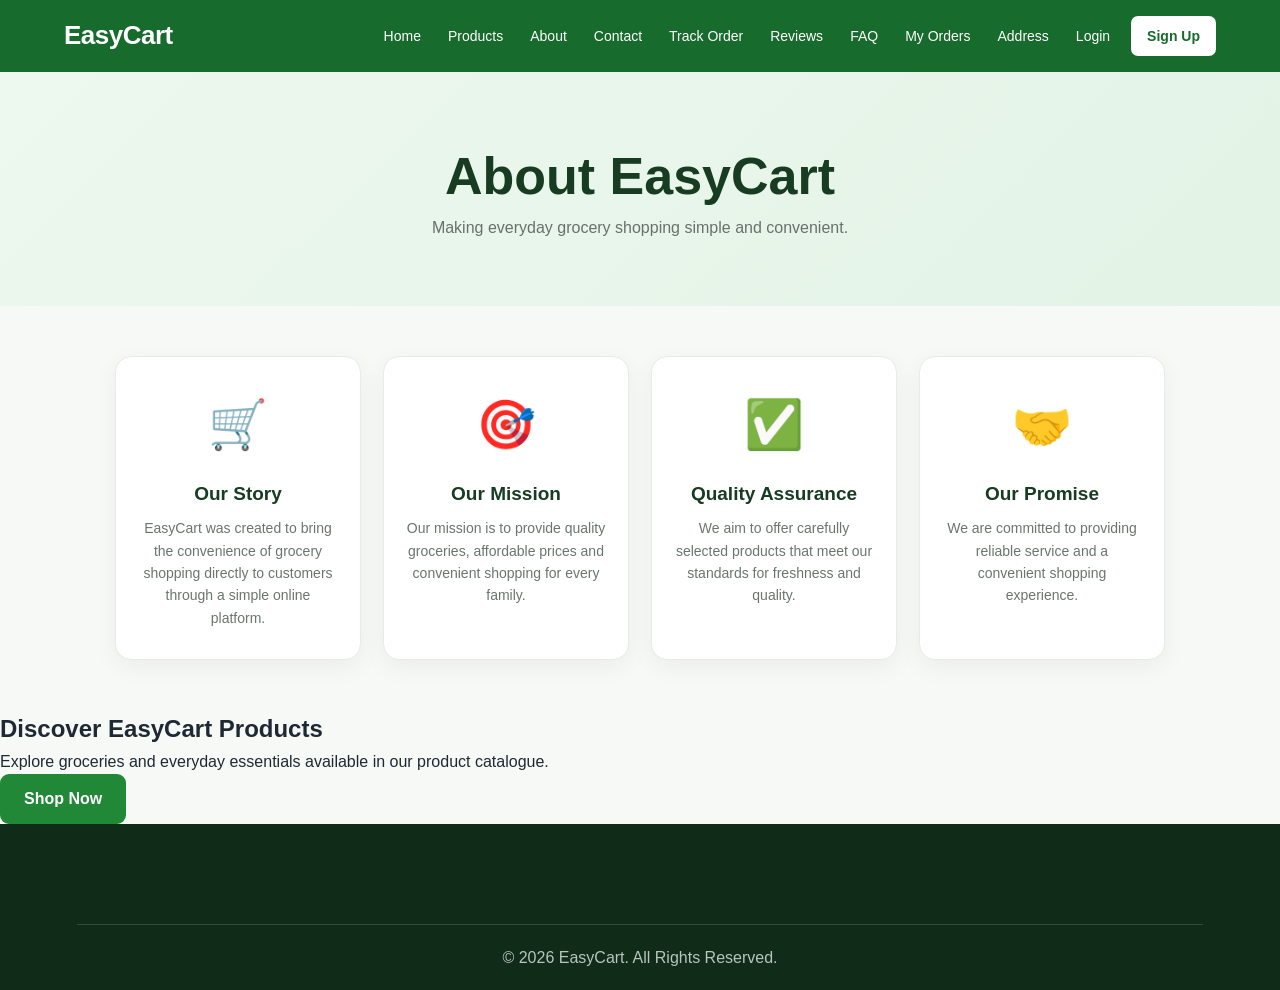
<file: about.html>
<!DOCTYPE html>
<html lang="en">

<head>
    <meta charset="UTF-8">
    <meta name="viewport"
          content="width=device-width, initial-scale=1.0">

    <title>About Us | EasyCart</title>

    <link rel="stylesheet"
          href="style.css">
</head>

<body>

<nav class="navbar">

    <a href="index.html"
       class="brand">
        EasyCart
    </a>

    <button class="menu-toggle"
            onclick="document.querySelector('.nav-links').classList.toggle('show')">
        ☰
    </button>

    <div class="nav-links">

        <a href="index.html">Home</a>
        <a href="products.html">Products</a>
        <a href="about.html">About</a>
        <a href="contact.html">Contact</a>
        <a href="tracking.html">Track Order</a>
        <a href="reviews.html">Reviews</a>
        <a href="faq.html">FAQ</a>
        <a href="my-orders.html">My Orders</a>
        <a href="address.html">Address</a>
        <a href="login.html">Login</a>
        <a href="signup.html"
           class="signup-btn">Sign Up</a>

    </div>

</nav>


<section class="page-header">

    <h1>About EasyCart</h1>

    <p>
        Making everyday grocery shopping
        simple and convenient.
    </p>

</section>


<main class="section-container">

    <div class="feature-grid">

        <article class="feature-card">

            <div class="feature-icon">🛒</div>

            <h3>Our Story</h3>

            <p>
                EasyCart was created to bring the
                convenience of grocery shopping
                directly to customers through a
                simple online platform.
            </p>

        </article>


        <article class="feature-card">

            <div class="feature-icon">🎯</div>

            <h3>Our Mission</h3>

            <p>
                Our mission is to provide quality
                groceries, affordable prices and
                convenient shopping for every family.
            </p>

        </article>


        <article class="feature-card">

            <div class="feature-icon">✅</div>

            <h3>Quality Assurance</h3>

            <p>
                We aim to offer carefully selected
                products that meet our standards
                for freshness and quality.
            </p>

        </article>


        <article class="feature-card">

            <div class="feature-icon">🤝</div>

            <h3>Our Promise</h3>

            <p>
                We are committed to providing
                reliable service and a convenient
                shopping experience.
            </p>

        </article>

    </div>

</main>


<section class="cta-section">

    <h2>Discover EasyCart Products</h2>

    <p>
        Explore groceries and everyday essentials
        available in our product catalogue.
    </p>

    <a href="products.html"
       class="primary-btn">
        Shop Now
    </a>

</section>


<footer>

    <div class="copyright">

        <p>
            &copy; 2026 EasyCart.
            All Rights Reserved.
        </p>

    </div>

</footer>

</body>
</html>
</file>
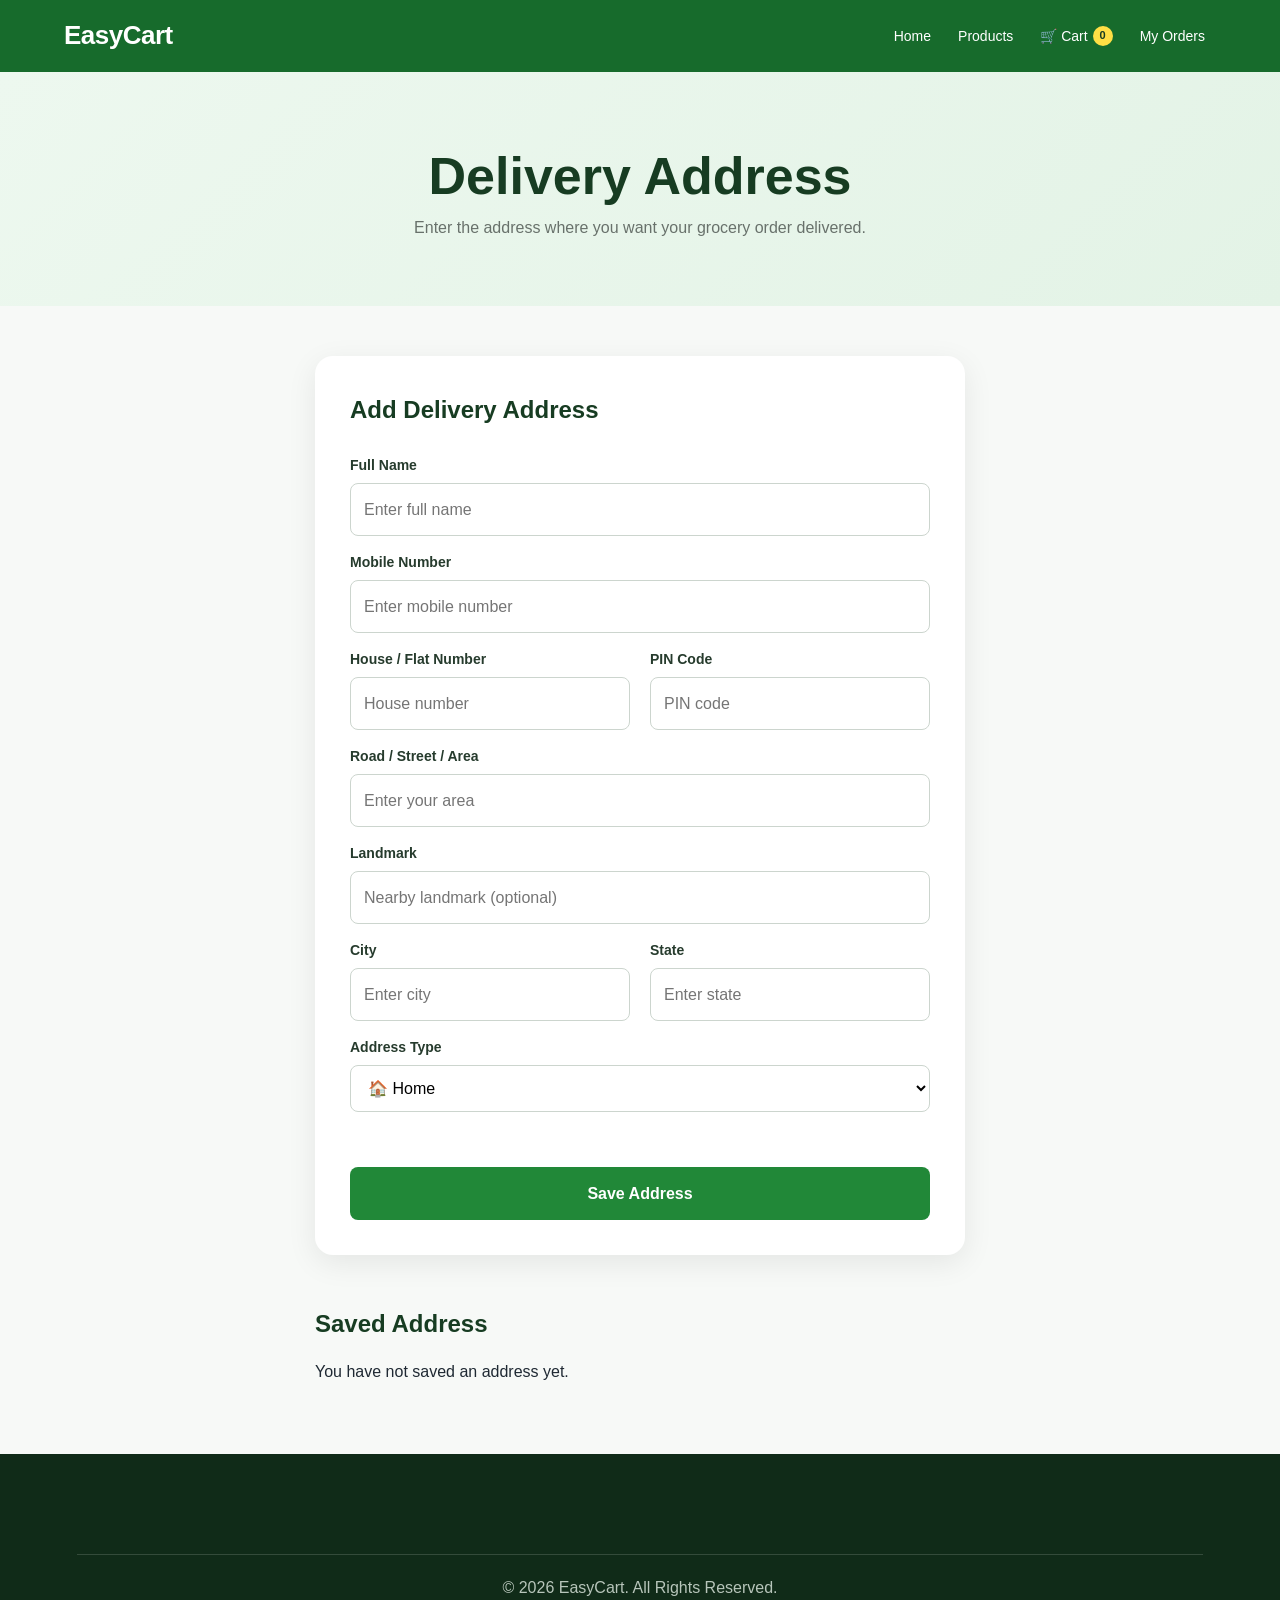
<file: address.html>
<!DOCTYPE html>
<html lang="en">

<head>

    <meta charset="UTF-8">

    <meta
        name="viewport"
        content="width=device-width, initial-scale=1.0"
    >

    <title>Delivery Address | EasyCart</title>

    <link rel="stylesheet" href="style.css">

</head>

<body>


    <nav class="navbar">

        <a href="index.html" class="brand">
            EasyCart
        </a>


        <button
            class="menu-toggle"
            type="button"
            onclick="toggleMenu()">

            ☰

        </button>


        <div class="nav-links">

            <a href="index.html">
                Home
            </a>

            <a href="products.html">
                Products
            </a>

            <a href="cart.html" class="cart-nav">

                🛒 Cart

                <span class="cart-count">
                    0
                </span>

            </a>

            <a href="my-orders.html">
                My Orders
            </a>

        </div>

    </nav>


    <section class="page-header">

        <h1>
            Delivery Address
        </h1>

        <p>
            Enter the address where you want
            your grocery order delivered.
        </p>

    </section>


    <main class="section-container">


        <form
            id="address-form"
            class="form-card">


            <h2>
                Add Delivery Address
            </h2>


            <label for="address-name">
                Full Name
            </label>

            <input
                type="text"
                id="address-name"
                placeholder="Enter full name"
                required
            >


            <label for="address-mobile">
                Mobile Number
            </label>

            <input
                type="tel"
                id="address-mobile"
                placeholder="Enter mobile number"
                required
            >


            <div class="form-row">


                <div>

                    <label for="house-number">
                        House / Flat Number
                    </label>

                    <input
                        type="text"
                        id="house-number"
                        placeholder="House number"
                        required
                    >

                </div>


                <div>

                    <label for="pincode">
                        PIN Code
                    </label>

                    <input
                        type="text"
                        id="pincode"
                        placeholder="PIN code"
                        maxlength="6"
                        required
                    >

                </div>


            </div>


            <label for="address-area">
                Road / Street / Area
            </label>

            <input
                type="text"
                id="address-area"
                placeholder="Enter your area"
                required
            >


            <label for="landmark">
                Landmark
            </label>

            <input
                type="text"
                id="landmark"
                placeholder="Nearby landmark (optional)"
            >


            <div class="form-row">


                <div>

                    <label for="city">
                        City
                    </label>

                    <input
                        type="text"
                        id="city"
                        placeholder="Enter city"
                        required
                    >

                </div>


                <div>

                    <label for="state">
                        State
                    </label>

                    <input
                        type="text"
                        id="state"
                        placeholder="Enter state"
                        required
                    >

                </div>


            </div>


            <label for="address-type">
                Address Type
            </label>

            <select id="address-type">

                <option value="Home">
                    🏠 Home
                </option>

                <option value="Work">
                    💼 Work
                </option>

                <option value="Other">
                    📍 Other
                </option>

            </select>


            <p
                id="address-message"
                class="form-message">
            </p>


            <button type="submit">
                Save Address
            </button>


        </form>


        <!-- SAVED ADDRESS -->

        <section
            id="saved-address-section"
            class="saved-address-section">


            <h2>
                Saved Address
            </h2>


            <div id="saved-address">

                <p>
                    You have not saved an address yet.
                </p>

            </div>


        </section>


    </main>


    <footer>

        <div class="copyright">

            <p>
                &copy; 2026 EasyCart.
                All Rights Reserved.
            </p>

        </div>

    </footer>


    <script src="script.js"></script>

</body>

</html>
</file>
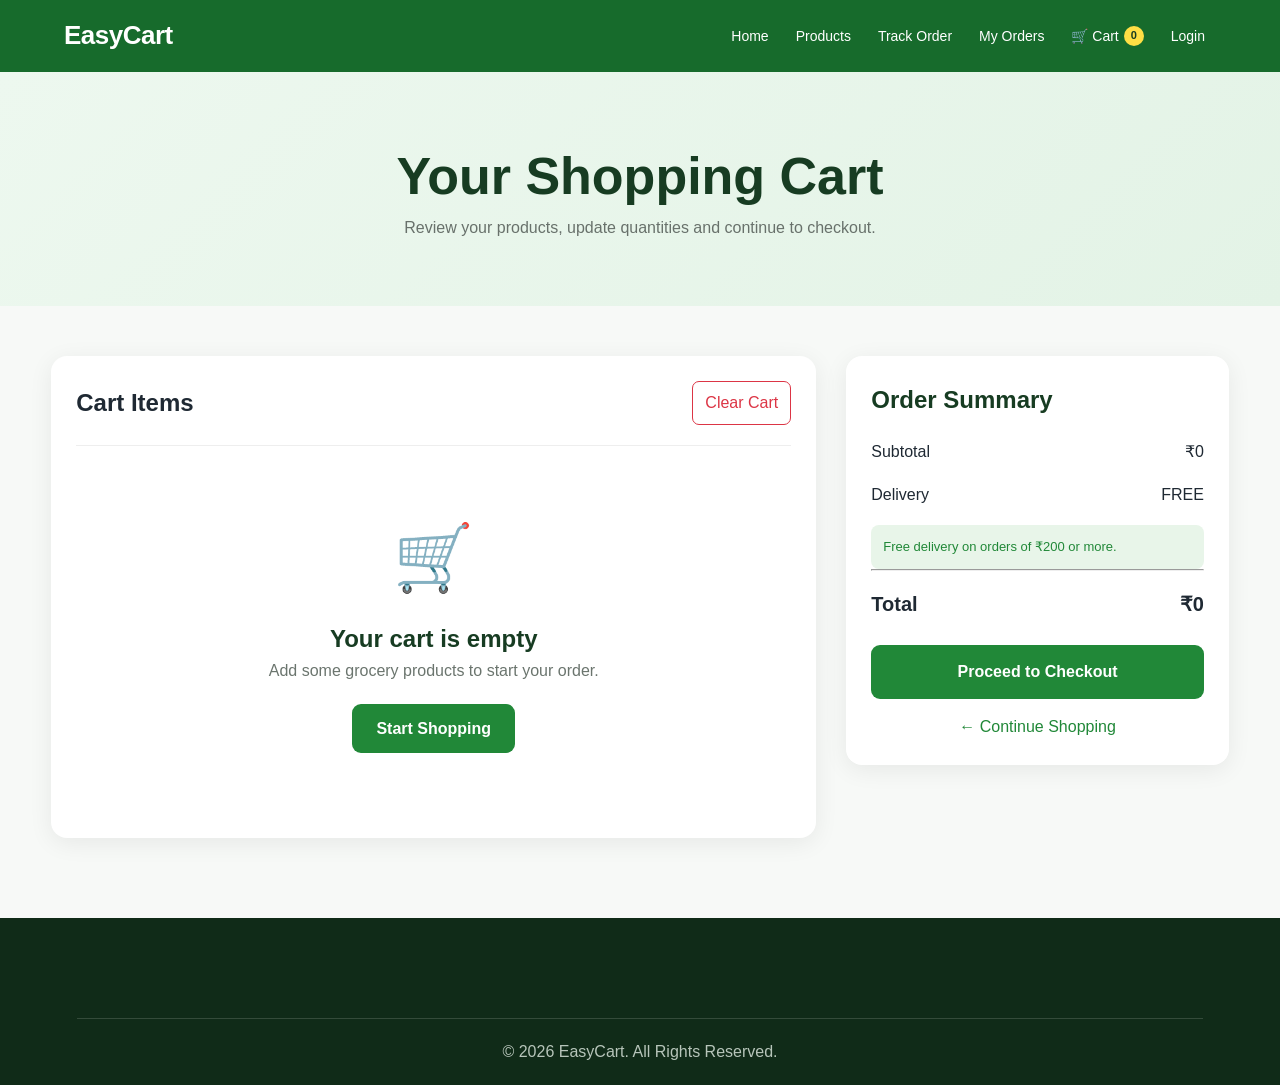
<file: cart.html>
<!DOCTYPE html>
<html lang="en">

<head>

    <meta charset="UTF-8">

    <meta name="viewport"
          content="width=device-width, initial-scale=1.0">

    <title>My Cart | EasyCart</title>

    <link rel="stylesheet"
          href="style.css">

</head>

<body>


    <!-- NAVBAR -->
    <nav class="navbar">

        <a href="index.html"
           class="brand">
            EasyCart
        </a>


        <button class="menu-toggle"
                type="button"
                onclick="toggleMenu()">
            ☰
        </button>


        <div class="nav-links">

            <a href="index.html">
                Home
            </a>

            <a href="products.html">
                Products
            </a>

            <a href="tracking.html">
                Track Order
            </a>

            <a href="my-orders.html">
                My Orders
            </a>

            <a href="cart.html"
               class="cart-nav">

                🛒 Cart

                <span class="cart-count">
                    0
                </span>

            </a>

            <a href="login.html">
                Login
            </a>

        </div>

    </nav>


    <!-- HEADER -->
    <section class="page-header">

        <h1>
            Your Shopping Cart
        </h1>

        <p>
            Review your products,
            update quantities and
            continue to checkout.
        </p>

    </section>


    <!-- CART -->
    <main class="cart-container">


        <div class="cart-layout">


            <!-- CART ITEMS -->
            <section class="cart-items-section">


                <div class="cart-title">

                    <h2>
                        Cart Items
                    </h2>


                    <button type="button"
                            class="clear-cart-btn"
                            onclick="clearCart()">

                        Clear Cart

                    </button>

                </div>


                <div id="cart-items"
                     class="cart-items">

                    <!-- Cart products added by JavaScript -->

                </div>


            </section>


            <!-- ORDER SUMMARY -->
            <aside class="cart-summary">


                <h2>
                    Order Summary
                </h2>


                <div class="summary-row">

                    <span>
                        Subtotal
                    </span>

                    <span id="subtotal">
                        ₹0
                    </span>

                </div>


                <div class="summary-row">

                    <span>
                        Delivery
                    </span>

                    <span id="delivery">
                        FREE
                    </span>

                </div>


                <div class="free-delivery-note">

                    Free delivery on orders
                    of ₹200 or more.

                </div>


                <hr>


                <div class="summary-row cart-total">

                    <span>
                        Total
                    </span>

                    <span id="total">
                        ₹0
                    </span>

                </div>


                <a href="address.html"
                   class="checkout-btn">

                    Proceed to Checkout

                </a>


                <a href="products.html"
                   class="continue-shopping">

                    ← Continue Shopping

                </a>


            </aside>


        </div>


    </main>


    <!-- FOOTER -->
    <footer>

        <div class="copyright">

            <p>
                &copy; 2026 EasyCart.
                All Rights Reserved.
            </p>

        </div>

    </footer>


    <!-- JAVASCRIPT -->
    <script src="script.js"></script>

</body>

</html>
</file>
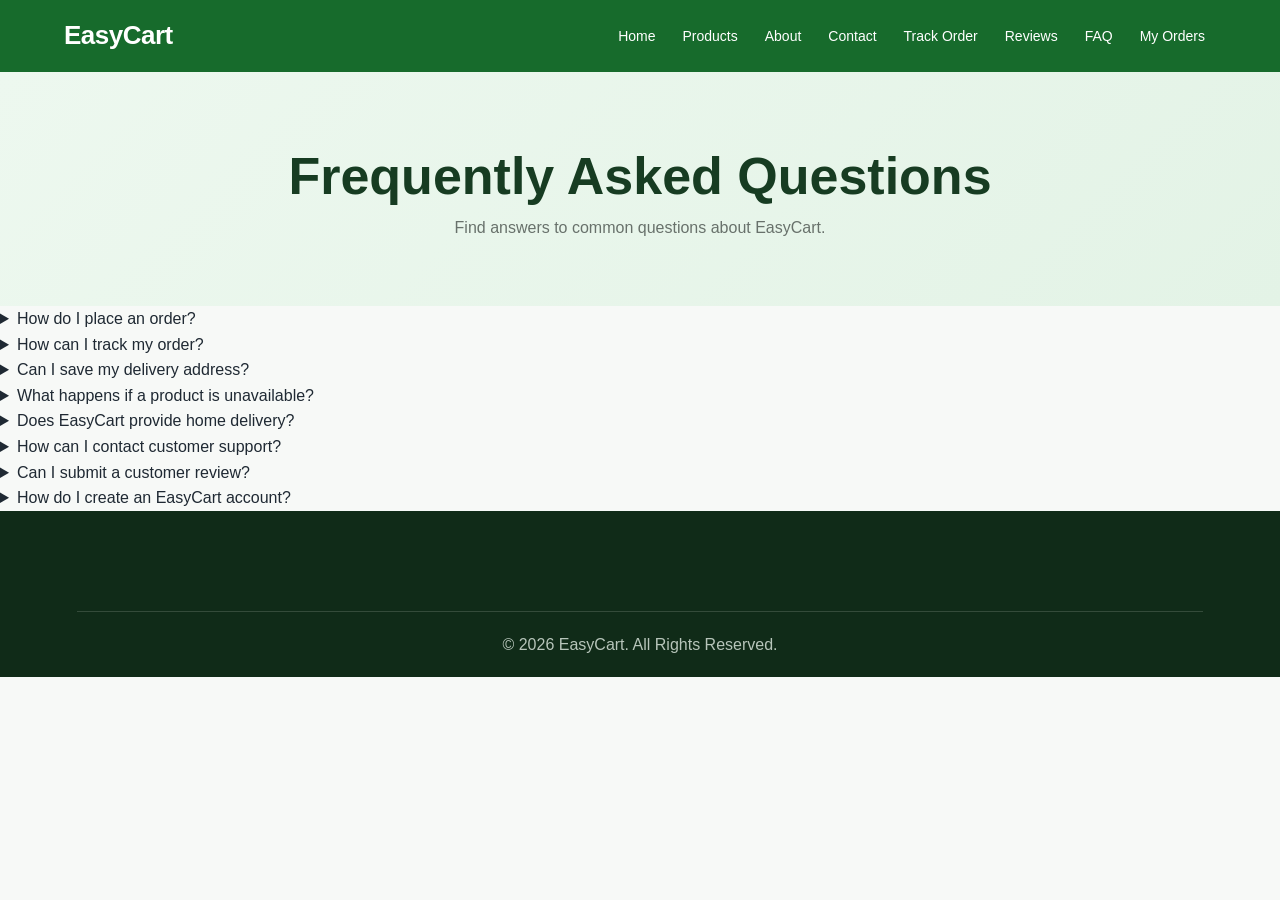
<file: faq.html>
<!DOCTYPE html>
<html lang="en">

<head>

    <meta charset="UTF-8">

    <meta name="viewport"
          content="width=device-width, initial-scale=1.0">

    <title>FAQ | EasyCart</title>

    <link rel="stylesheet"
          href="style.css">

</head>

<body>


<nav class="navbar">

    <a href="index.html"
       class="brand">
        EasyCart
    </a>

    <button class="menu-toggle"
            onclick="document.querySelector('.nav-links').classList.toggle('show')">
        ☰
    </button>

    <div class="nav-links">

        <a href="index.html">Home</a>
        <a href="products.html">Products</a>
        <a href="about.html">About</a>
        <a href="contact.html">Contact</a>
        <a href="tracking.html">Track Order</a>
        <a href="reviews.html">Reviews</a>
        <a href="faq.html">FAQ</a>
        <a href="my-orders.html">My Orders</a>

    </div>

</nav>


<section class="page-header">

    <h1>
        Frequently Asked Questions
    </h1>

    <p>
        Find answers to common questions
        about EasyCart.
    </p>

</section>


<main class="faq-container">


    <details>

        <summary>
            How do I place an order?
        </summary>

        <p>
            Visit the Products page, choose the
            products you want and add them to
            your shopping cart.
        </p>

    </details>


    <details>

        <summary>
            How can I track my order?
        </summary>

        <p>
            Visit the Track Order page and
            enter your EasyCart order ID and
            registered mobile number.
        </p>

    </details>


    <details>

        <summary>
            Can I save my delivery address?
        </summary>

        <p>
            Yes. Use the Address page to enter
            and save your delivery information.
        </p>

    </details>


    <details>

        <summary>
            What happens if a product is unavailable?
        </summary>

        <p>
            An unavailable product can be marked
            as out of stock or replaced according
            to customer preference.
        </p>

    </details>


    <details>

        <summary>
            Does EasyCart provide home delivery?
        </summary>

        <p>
            EasyCart can provide home delivery
            according to the available service
            locations.
        </p>

    </details>


    <details>

        <summary>
            How can I contact customer support?
        </summary>

        <p>
            Visit the Contact Us page to send
            your questions about orders,
            products or deliveries.
        </p>

    </details>


    <details>

        <summary>
            Can I submit a customer review?
        </summary>

        <p>
            Yes. Visit the Customer Reviews page
            and submit your rating and feedback.
        </p>

    </details>


    <details>

        <summary>
            How do I create an EasyCart account?
        </summary>

        <p>
            Visit the Sign Up page and enter
            your name, mobile number, email
            and password.
        </p>

    </details>


</main>


<footer>

    <div class="copyright">

        <p>
            &copy; 2026 EasyCart.
            All Rights Reserved.
        </p>

    </div>

</footer>


</body>

</html>
</file>
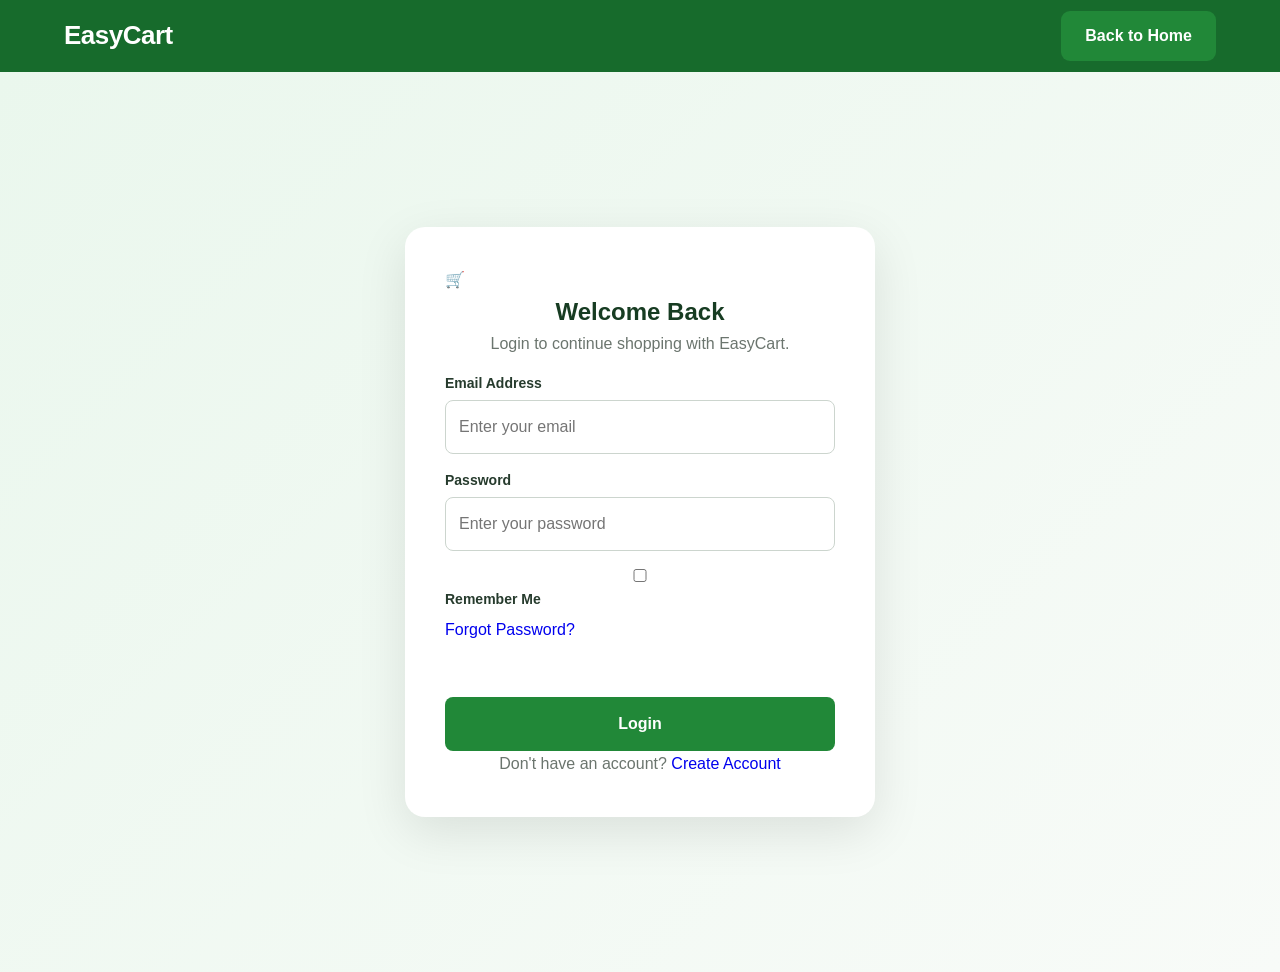
<file: login.html>
<!DOCTYPE html>
<html lang="en">

<head>
    <meta charset="UTF-8">
    <meta name="viewport" content="width=device-width, initial-scale=1.0">

    <title>Login | EasyCart</title>

    <link rel="stylesheet" href="style.css">
</head>

<body>

    <nav class="navbar">

        <a href="index.html" class="brand">
            EasyCart
        </a>

        <a href="index.html" class="primary-btn">
            Back to Home
        </a>

    </nav>


    <main class="auth-page">

        <section class="auth-card">

            <div class="auth-logo">
                🛒
            </div>

            <h1>Welcome Back</h1>

            <p>
                Login to continue shopping with EasyCart.
            </p>


            <form id="login-form">

                <label for="login-email">
                    Email Address
                </label>

                <input
                    type="email"
                    id="login-email"
                    placeholder="Enter your email"
                    required
                >


                <label for="login-password">
                    Password
                </label>

                <input
                    type="password"
                    id="login-password"
                    placeholder="Enter your password"
                    required
                >


                <div class="form-options">

                    <label class="remember-label">

                        <input type="checkbox">

                        Remember Me

                    </label>

                    <a href="#">
                        Forgot Password?
                    </a>

                </div>


                <p
                    id="login-message"
                    class="form-message">
                </p>


                <button
                    type="submit"
                    class="full-button">

                    Login

                </button>

            </form>


            <p class="auth-bottom">

                Don't have an account?

                <a href="signup.html">
                    Create Account
                </a>

            </p>

        </section>

    </main>


    <script src="script.js"></script>

</body>

</html>
</file>
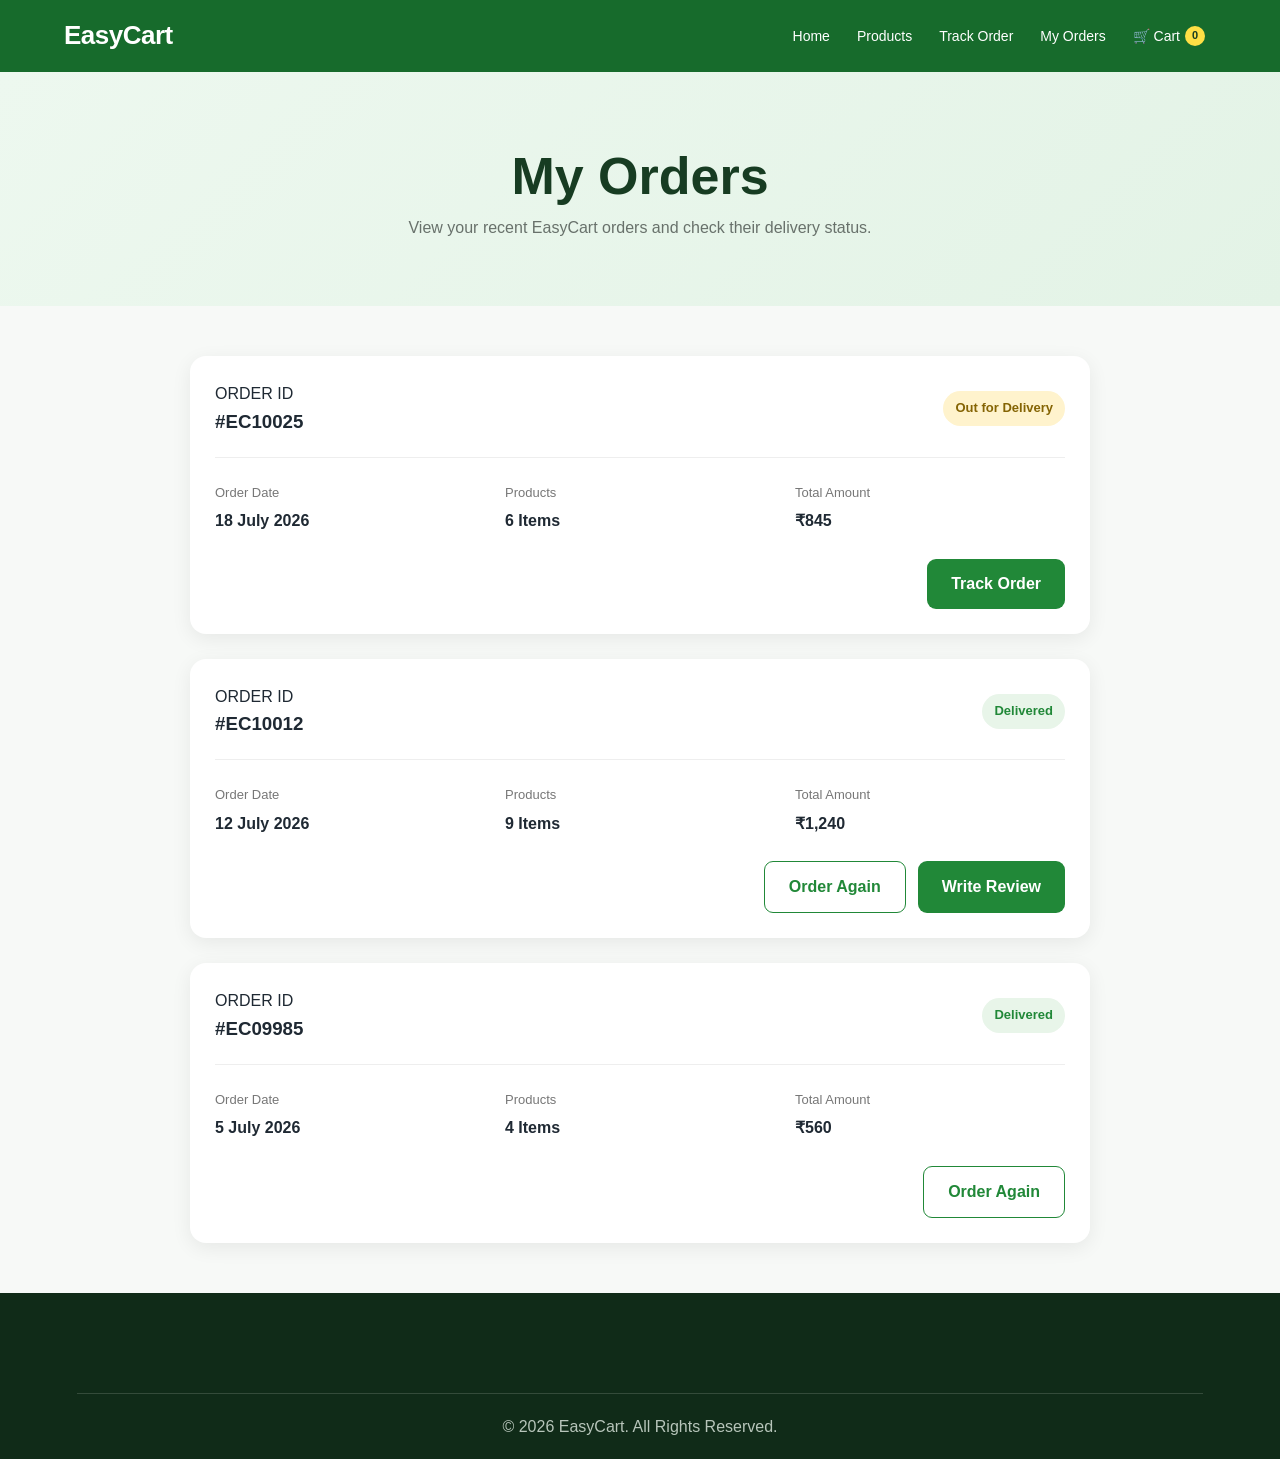
<file: my-orders.html>
<!DOCTYPE html>
<html lang="en">

<head>

    <meta charset="UTF-8">

    <meta
        name="viewport"
        content="width=device-width, initial-scale=1.0"
    >

    <title>My Orders | EasyCart</title>

    <link rel="stylesheet" href="style.css">

</head>

<body>


    <nav class="navbar">

        <a href="index.html" class="brand">
            EasyCart
        </a>


        <button
            class="menu-toggle"
            type="button"
            onclick="toggleMenu()">

            ☰

        </button>


        <div class="nav-links">

            <a href="index.html">
                Home
            </a>

            <a href="products.html">
                Products
            </a>

            <a href="tracking.html">
                Track Order
            </a>

            <a href="my-orders.html">
                My Orders
            </a>

            <a href="cart.html" class="cart-nav">

                🛒 Cart

                <span class="cart-count">
                    0
                </span>

            </a>

        </div>

    </nav>


    <section class="page-header">

        <h1>
            My Orders
        </h1>

        <p>
            View your recent EasyCart orders
            and check their delivery status.
        </p>

    </section>


    <main class="section-container">


        <div class="orders-list">


            <!-- ORDER 1 -->

            <article class="order-card">


                <div class="order-card-header">


                    <div>

                        <span class="order-label">
                            ORDER ID
                        </span>

                        <h3>
                            #EC10025
                        </h3>

                    </div>


                    <span class="status-badge status-delivery">

                        Out for Delivery

                    </span>


                </div>


                <div class="order-details-grid">


                    <div>

                        <span>
                            Order Date
                        </span>

                        <strong>
                            18 July 2026
                        </strong>

                    </div>


                    <div>

                        <span>
                            Products
                        </span>

                        <strong>
                            6 Items
                        </strong>

                    </div>


                    <div>

                        <span>
                            Total Amount
                        </span>

                        <strong>
                            ₹845
                        </strong>

                    </div>


                </div>


                <div class="order-actions">


                    <a
                        href="tracking.html"
                        class="primary-btn">

                        Track Order

                    </a>


                </div>


            </article>



            <!-- ORDER 2 -->

            <article class="order-card">


                <div class="order-card-header">


                    <div>

                        <span class="order-label">
                            ORDER ID
                        </span>

                        <h3>
                            #EC10012
                        </h3>

                    </div>


                    <span class="status-badge status-delivered">

                        Delivered

                    </span>


                </div>


                <div class="order-details-grid">


                    <div>

                        <span>
                            Order Date
                        </span>

                        <strong>
                            12 July 2026
                        </strong>

                    </div>


                    <div>

                        <span>
                            Products
                        </span>

                        <strong>
                            9 Items
                        </strong>

                    </div>


                    <div>

                        <span>
                            Total Amount
                        </span>

                        <strong>
                            ₹1,240
                        </strong>

                    </div>


                </div>


                <div class="order-actions">


                    <a
                        href="products.html"
                        class="secondary-btn">

                        Order Again

                    </a>


                    <a
                        href="reviews.html"
                        class="primary-btn">

                        Write Review

                    </a>


                </div>


            </article>



            <!-- ORDER 3 -->

            <article class="order-card">


                <div class="order-card-header">


                    <div>

                        <span class="order-label">
                            ORDER ID
                        </span>

                        <h3>
                            #EC09985
                        </h3>

                    </div>


                    <span class="status-badge status-delivered">

                        Delivered

                    </span>


                </div>


                <div class="order-details-grid">


                    <div>

                        <span>
                            Order Date
                        </span>

                        <strong>
                            5 July 2026
                        </strong>

                    </div>


                    <div>

                        <span>
                            Products
                        </span>

                        <strong>
                            4 Items
                        </strong>

                    </div>


                    <div>

                        <span>
                            Total Amount
                        </span>

                        <strong>
                            ₹560
                        </strong>

                    </div>


                </div>


                <div class="order-actions">

                    <a
                        href="products.html"
                        class="secondary-btn">

                        Order Again

                    </a>

                </div>


            </article>


        </div>


    </main>


    <footer>

        <div class="copyright">

            <p>
                &copy; 2026 EasyCart.
                All Rights Reserved.
            </p>

        </div>

    </footer>


    <script src="script.js"></script>

</body>

</html>
</file>
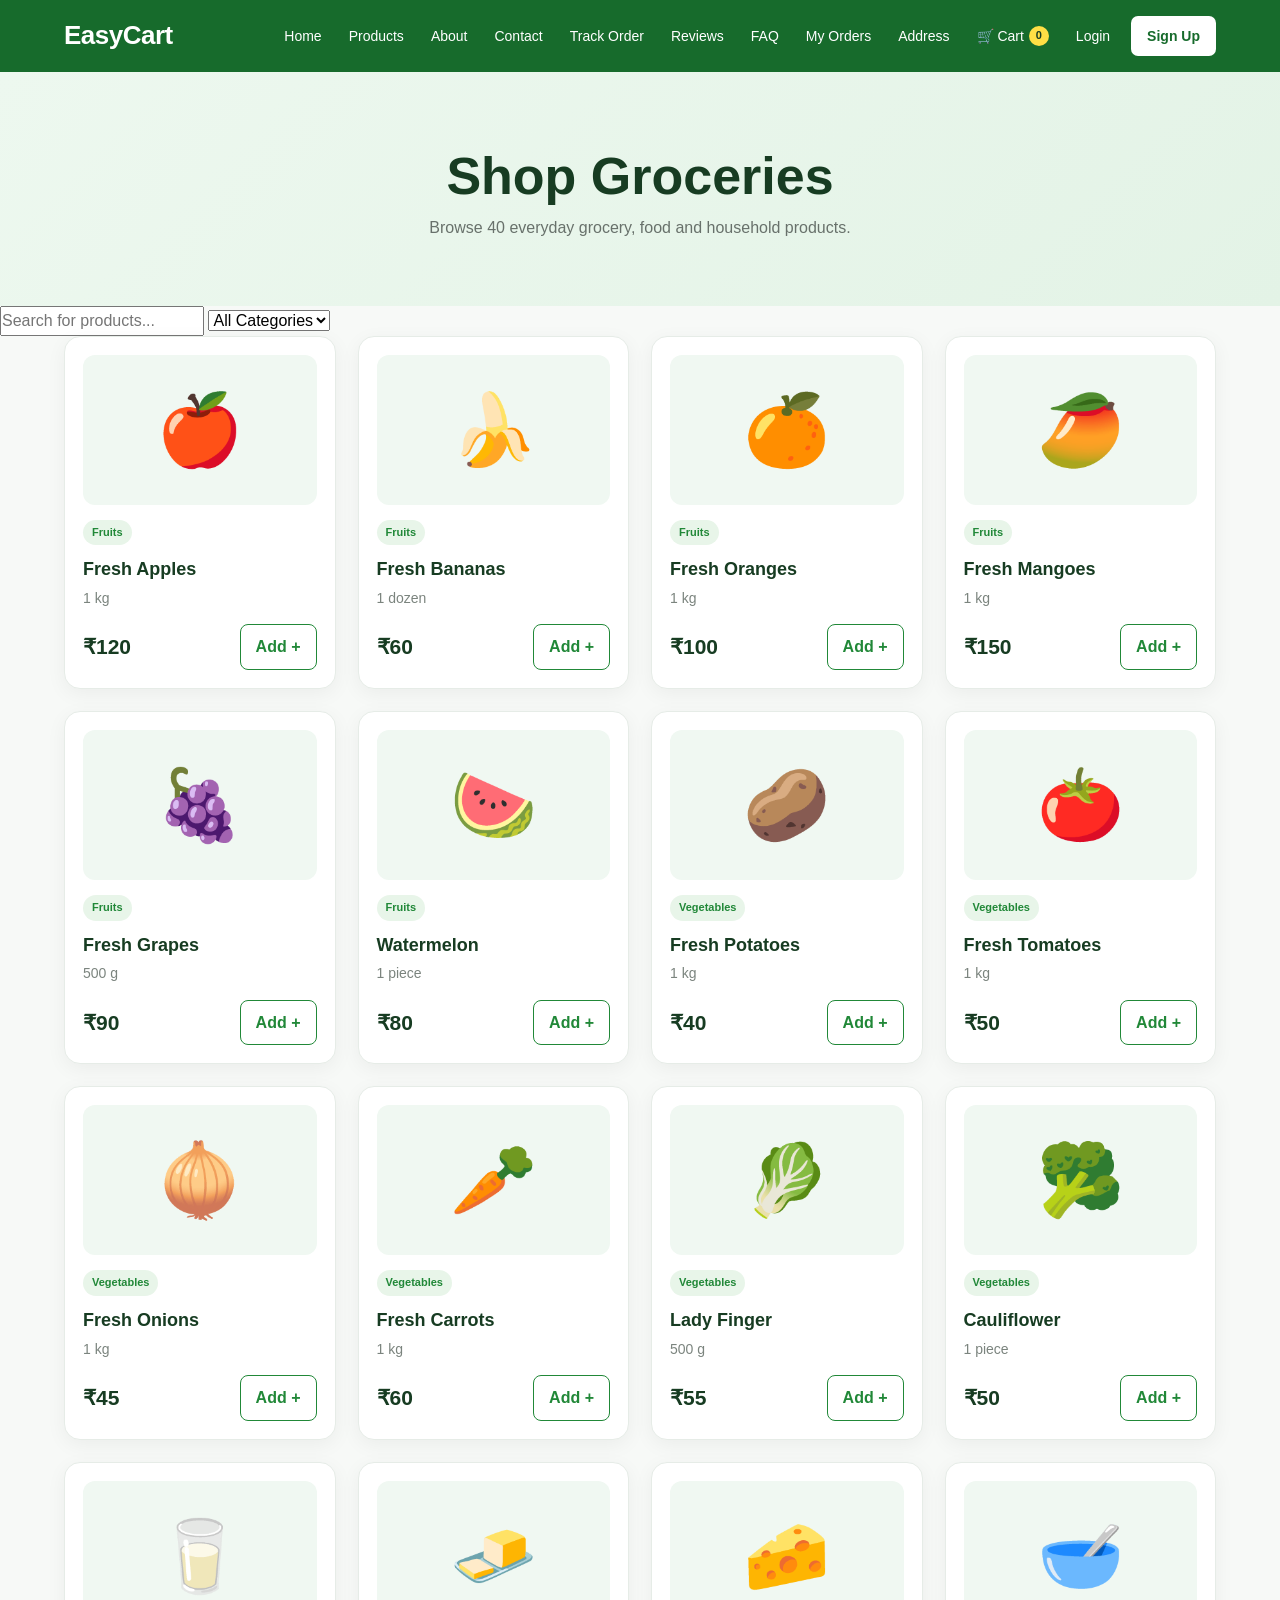
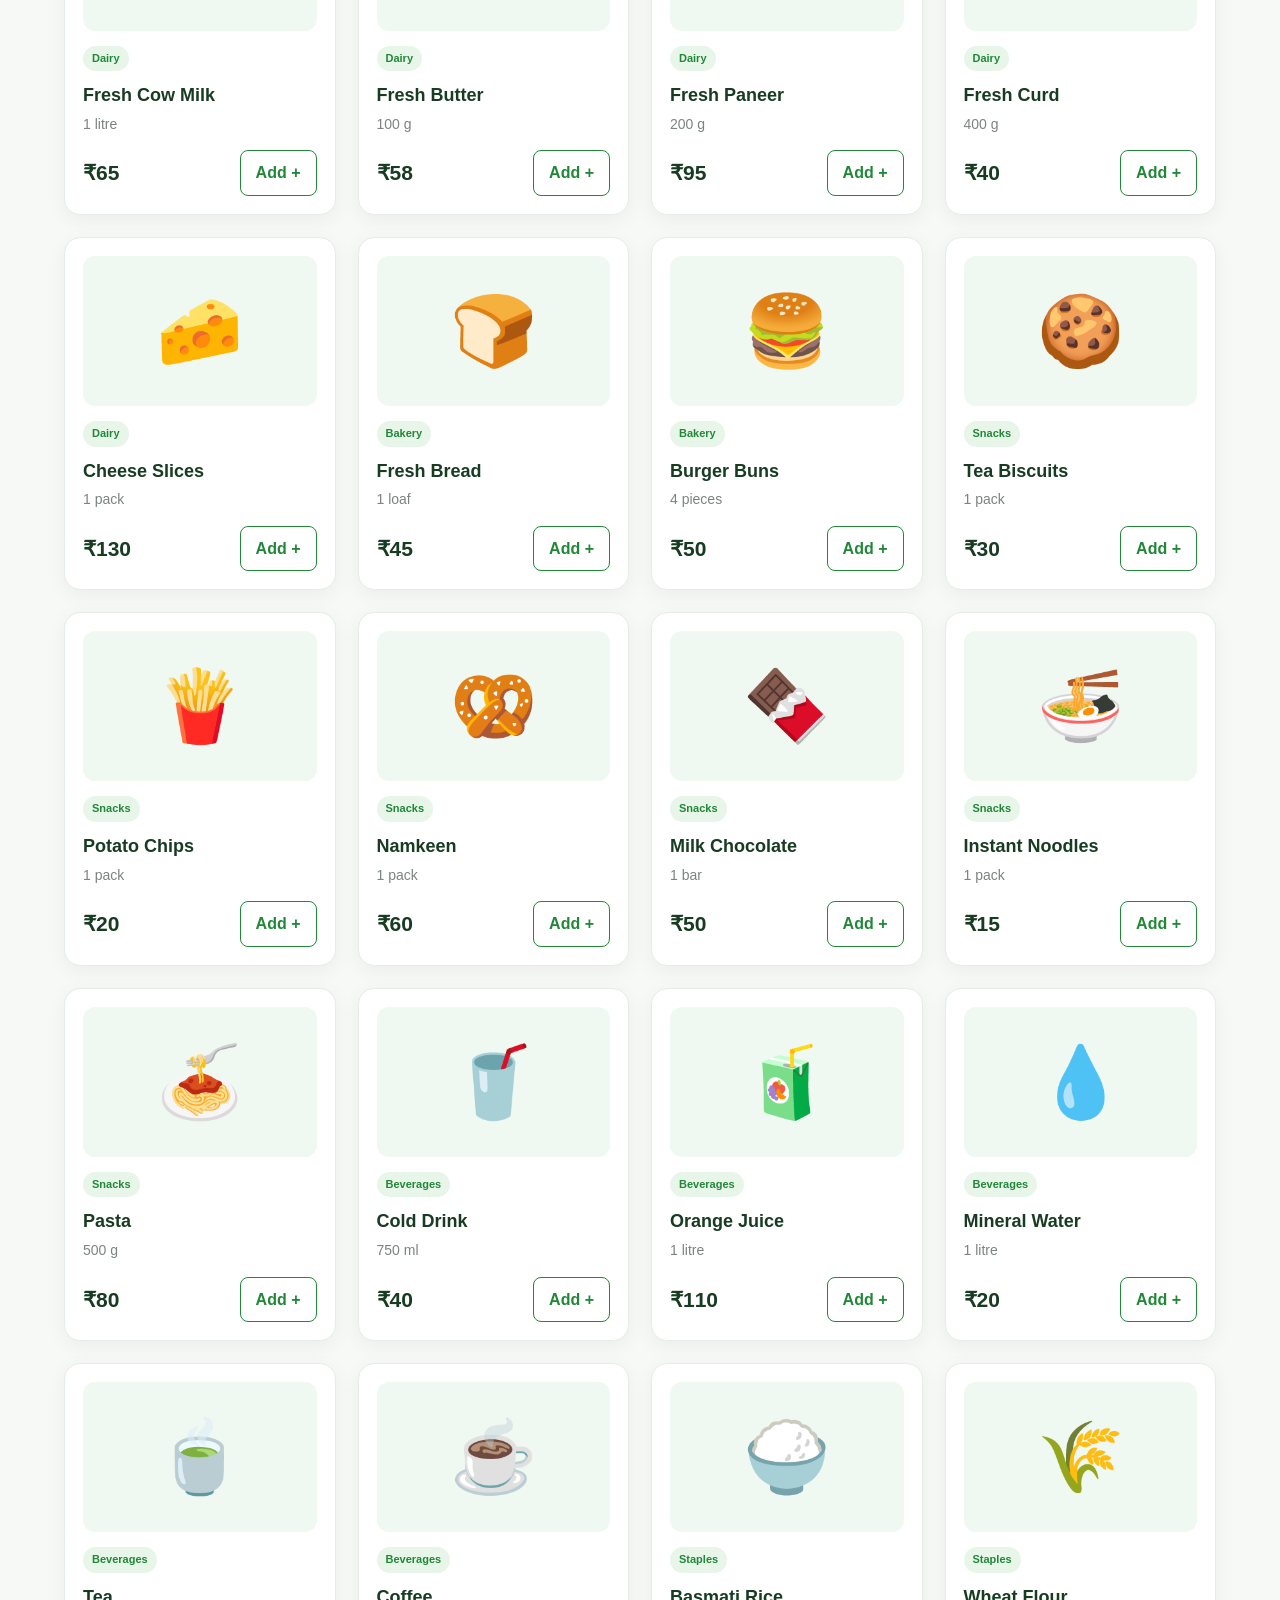
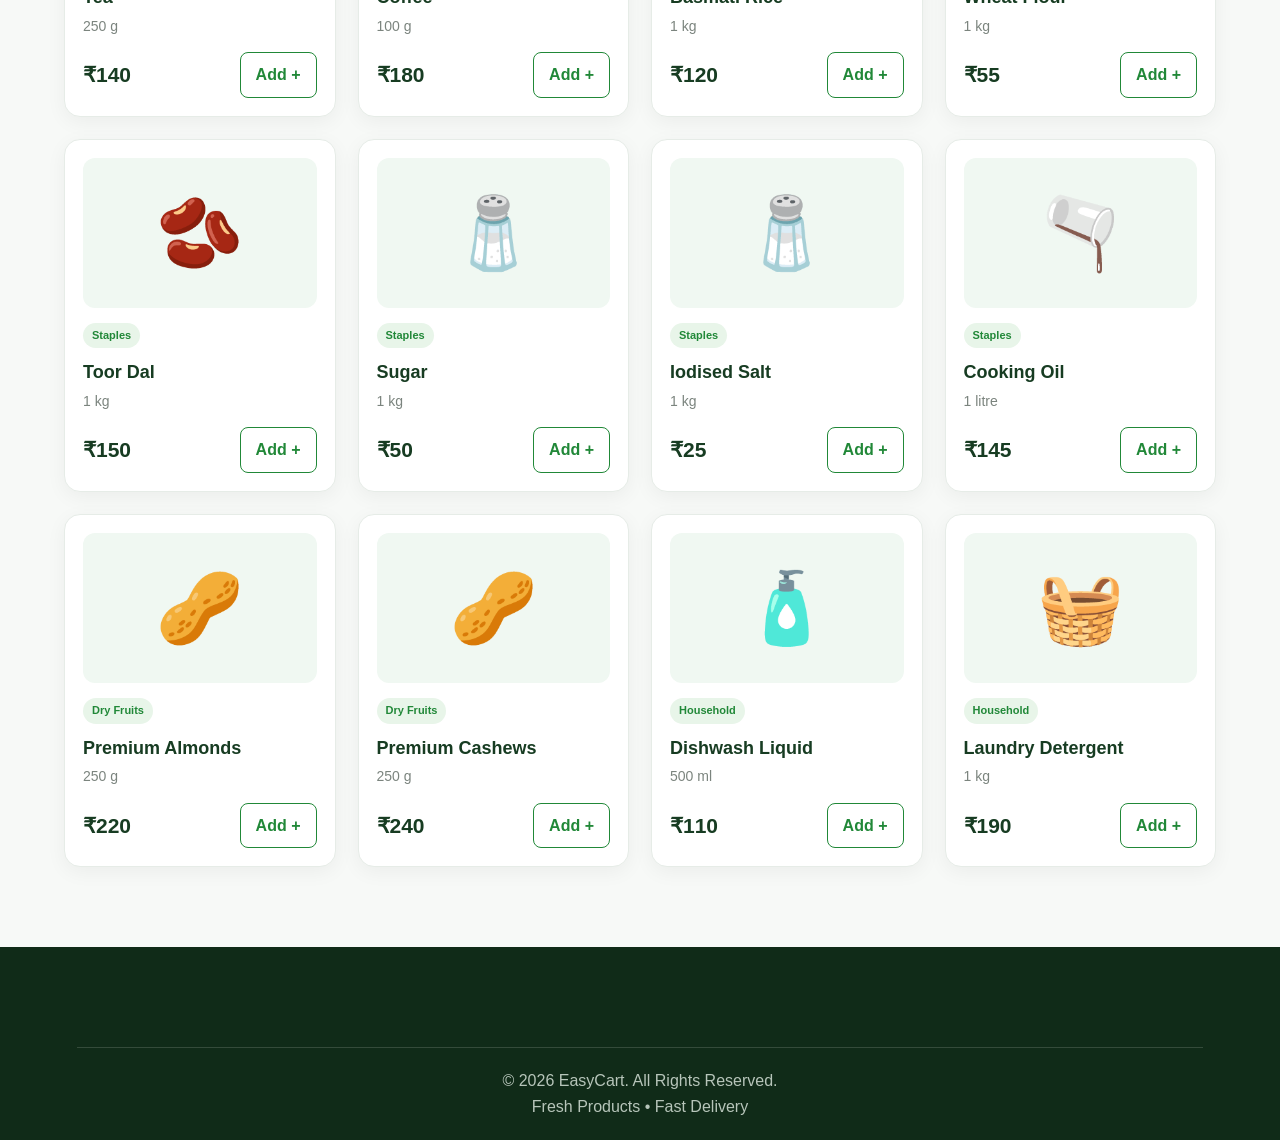
<file: products.html>
<!DOCTYPE html>
<html lang="en">

<head>

    <meta charset="UTF-8">

    <meta name="viewport"
          content="width=device-width, initial-scale=1.0">

    <title>Products | EasyCart</title>

    <link rel="stylesheet"
          href="style.css">

</head>

<body>


    <!-- NAVBAR -->
    <nav class="navbar">

        <a href="index.html"
           class="brand">
            EasyCart
        </a>

        <button class="menu-toggle"
                type="button"
                onclick="toggleMenu()">
            ☰
        </button>


        <div class="nav-links">

            <a href="index.html">
                Home
            </a>

            <a href="products.html">
                Products
            </a>

            <a href="about.html">
                About
            </a>

            <a href="contact.html">
                Contact
            </a>

            <a href="tracking.html">
                Track Order
            </a>

            <a href="reviews.html">
                Reviews
            </a>

            <a href="faq.html">
                FAQ
            </a>

            <a href="my-orders.html">
                My Orders
            </a>

            <a href="address.html">
                Address
            </a>

            <a href="cart.html"
               class="cart-nav">

                🛒 Cart

                <span class="cart-count">
                    0
                </span>

            </a>

            <a href="login.html">
                Login
            </a>

            <a href="signup.html"
               class="signup-btn">
                Sign Up
            </a>

        </div>

    </nav>


    <!-- PAGE HEADER -->
    <section class="page-header">

        <h1>
            Shop Groceries
        </h1>

        <p>
            Browse 40 everyday grocery,
            food and household products.
        </p>

    </section>


    <main>


        <!-- SEARCH AND FILTER -->
        <section class="product-search">

            <input type="search"
                   id="product-search"
                   placeholder="Search for products...">


            <select id="category-filter">

                <option value="All">
                    All Categories
                </option>

                <option value="Fruits">
                    Fruits
                </option>

                <option value="Vegetables">
                    Vegetables
                </option>

                <option value="Dairy">
                    Dairy
                </option>

                <option value="Bakery">
                    Bakery
                </option>

                <option value="Snacks">
                    Snacks
                </option>

                <option value="Beverages">
                    Beverages
                </option>

                <option value="Staples">
                    Staples
                </option>

                <option value="Dry Fruits">
                    Dry Fruits
                </option>

                <option value="Household">
                    Household
                </option>

            </select>

        </section>


        <!-- PRODUCTS -->
        <section class="products-section">

            <div id="products-grid"
                 class="products-grid">

                <!-- Products are added by JavaScript -->

            </div>

        </section>

    </main>


    <!-- FOOTER -->
    <footer>

        <div class="copyright">

            <p>
                &copy; 2026 EasyCart.
                All Rights Reserved.
            </p>

            <p>
                Fresh Products • Fast Delivery
            </p>

        </div>

    </footer>


    <!-- JAVASCRIPT -->
    <script src="script.js"></script>

</body>

</html>
</file>
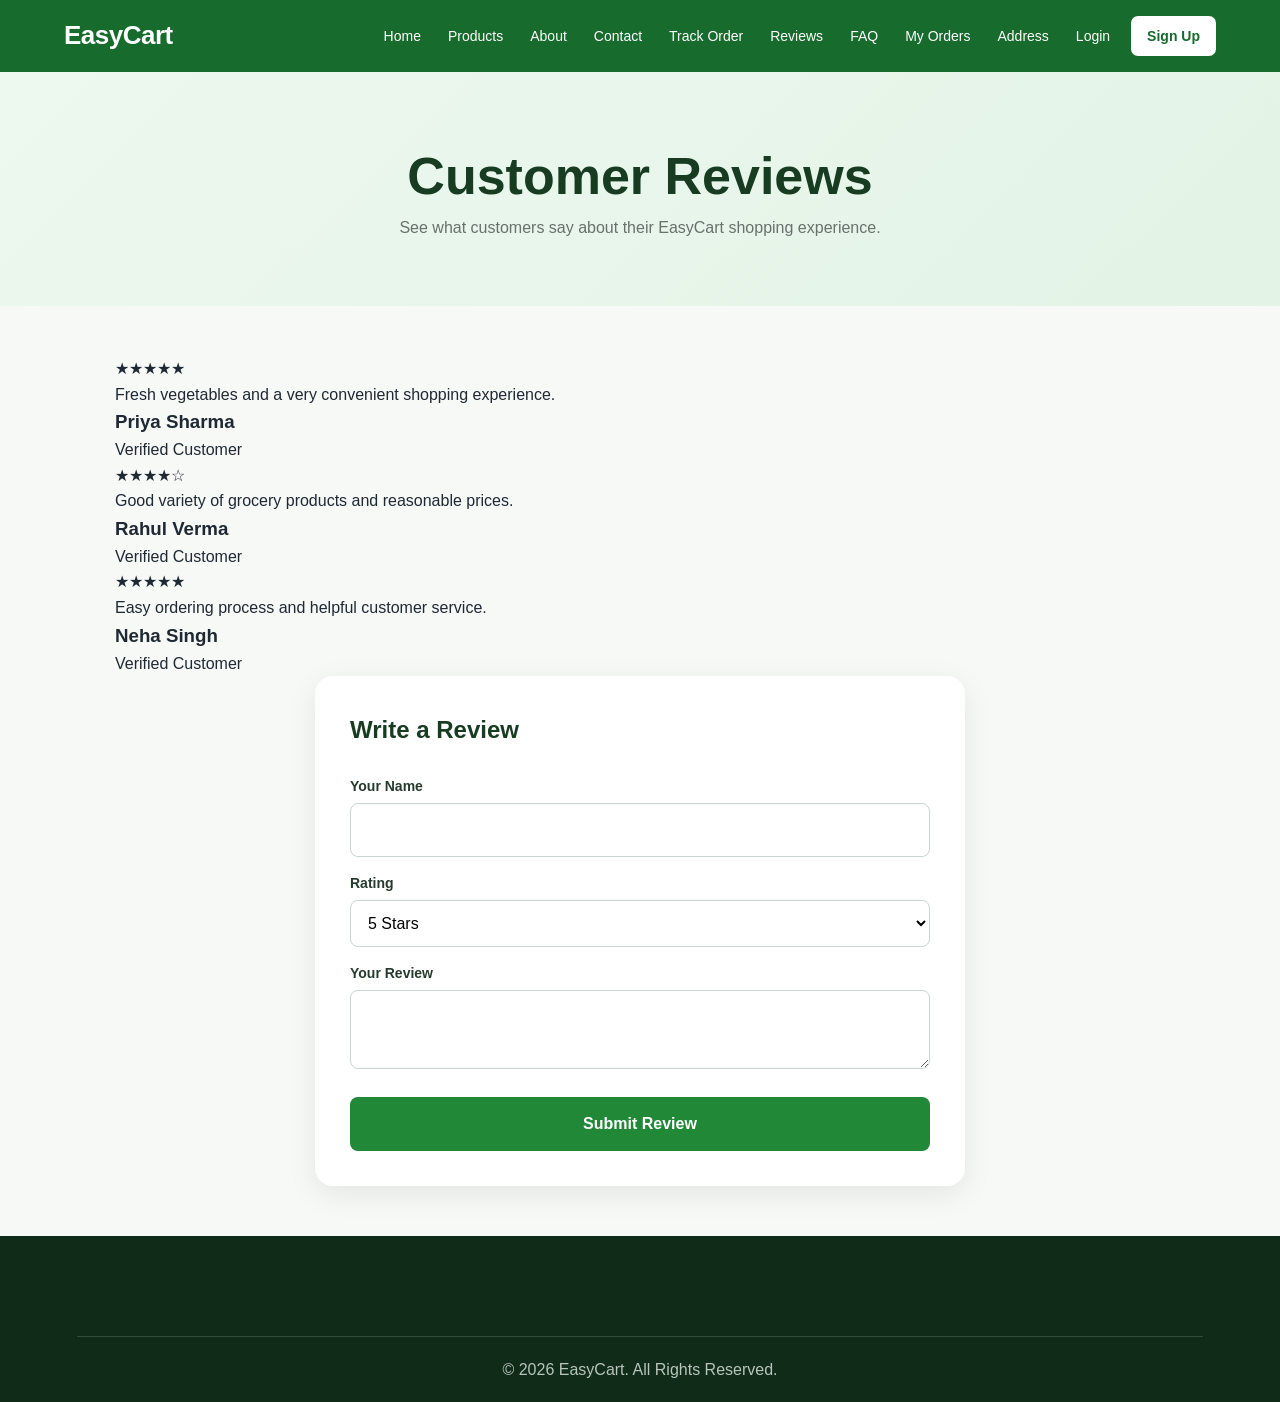
<file: reviews.html>
<!DOCTYPE html>
<html lang="en">

<head>

    <meta charset="UTF-8">

    <meta name="viewport"
          content="width=device-width, initial-scale=1.0">

    <title>Customer Reviews | EasyCart</title>

    <link rel="stylesheet"
          href="style.css">

</head>

<body>


<nav class="navbar">

    <a href="index.html"
       class="brand">
        EasyCart
    </a>

    <button class="menu-toggle"
            onclick="document.querySelector('.nav-links').classList.toggle('show')">
        ☰
    </button>

    <div class="nav-links">

        <a href="index.html">Home</a>
        <a href="products.html">Products</a>
        <a href="about.html">About</a>
        <a href="contact.html">Contact</a>
        <a href="tracking.html">Track Order</a>
        <a href="reviews.html">Reviews</a>
        <a href="faq.html">FAQ</a>
        <a href="my-orders.html">My Orders</a>
        <a href="address.html">Address</a>
        <a href="login.html">Login</a>
        <a href="signup.html"
           class="signup-btn">Sign Up</a>

    </div>

</nav>


<section class="page-header">

    <h1>Customer Reviews</h1>

    <p>
        See what customers say about
        their EasyCart shopping experience.
    </p>

</section>


<main class="section-container">


    <div class="review-grid">


        <article class="review-card">

            <div class="stars">
                ★★★★★
            </div>

            <p>
                Fresh vegetables and a very
                convenient shopping experience.
            </p>

            <h3>Priya Sharma</h3>

            <span>
                Verified Customer
            </span>

        </article>


        <article class="review-card">

            <div class="stars">
                ★★★★☆
            </div>

            <p>
                Good variety of grocery products
                and reasonable prices.
            </p>

            <h3>Rahul Verma</h3>

            <span>
                Verified Customer
            </span>

        </article>


        <article class="review-card">

            <div class="stars">
                ★★★★★
            </div>

            <p>
                Easy ordering process and
                helpful customer service.
            </p>

            <h3>Neha Singh</h3>

            <span>
                Verified Customer
            </span>

        </article>

    </div>


    <form class="form-card">

        <h2>Write a Review</h2>


        <label>
            Your Name
        </label>

        <input type="text"
               required>


        <label>
            Rating
        </label>

        <select>

            <option>5 Stars</option>
            <option>4 Stars</option>
            <option>3 Stars</option>
            <option>2 Stars</option>
            <option>1 Star</option>

        </select>


        <label>
            Your Review
        </label>

        <textarea
            placeholder="Share your experience">
        </textarea>


        <button type="submit">
            Submit Review
        </button>

    </form>

</main>


<footer>

    <div class="copyright">

        <p>
            &copy; 2026 EasyCart.
            All Rights Reserved.
        </p>

    </div>

</footer>

</body>

</html>
</file>
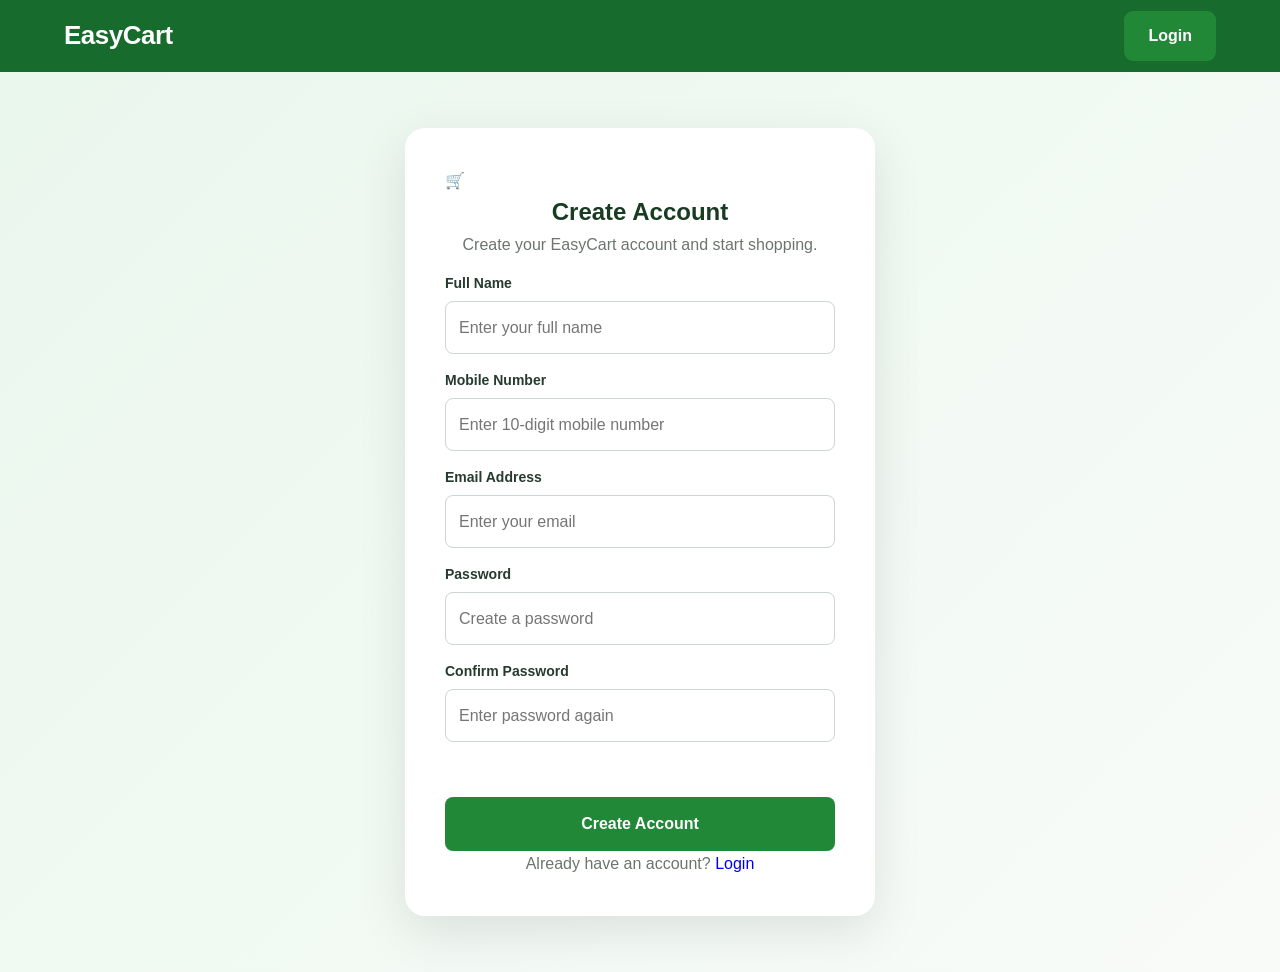
<file: signup.html>
<!DOCTYPE html>
<html lang="en">

<head>
    <meta charset="UTF-8">
    <meta name="viewport" content="width=device-width, initial-scale=1.0">

    <title>Create Account | EasyCart</title>

    <link rel="stylesheet" href="style.css">
</head>

<body>

    <nav class="navbar">

        <a href="index.html" class="brand">
            EasyCart
        </a>

        <a href="login.html" class="primary-btn">
            Login
        </a>

    </nav>


    <main class="auth-page">

        <section class="auth-card">

            <div class="auth-logo">
                🛒
            </div>

            <h1>Create Account</h1>

            <p>
                Create your EasyCart account and start shopping.
            </p>


            <form id="signup-form">

                <label for="signup-name">
                    Full Name
                </label>

                <input
                    type="text"
                    id="signup-name"
                    placeholder="Enter your full name"
                    required
                >


                <label for="signup-mobile">
                    Mobile Number
                </label>

                <input
                    type="tel"
                    id="signup-mobile"
                    placeholder="Enter 10-digit mobile number"
                    maxlength="10"
                    required
                >


                <label for="signup-email">
                    Email Address
                </label>

                <input
                    type="email"
                    id="signup-email"
                    placeholder="Enter your email"
                    required
                >


                <label for="signup-password">
                    Password
                </label>

                <input
                    type="password"
                    id="signup-password"
                    placeholder="Create a password"
                    minlength="6"
                    required
                >


                <label for="confirm-password">
                    Confirm Password
                </label>

                <input
                    type="password"
                    id="confirm-password"
                    placeholder="Enter password again"
                    minlength="6"
                    required
                >


                <p
                    id="signup-message"
                    class="form-message">
                </p>


                <button
                    type="submit"
                    class="full-button">

                    Create Account

                </button>

            </form>


            <p class="auth-bottom">

                Already have an account?

                <a href="login.html">
                    Login
                </a>

            </p>

        </section>

    </main>


    <script src="script.js"></script>

</body>

</html>
</file>
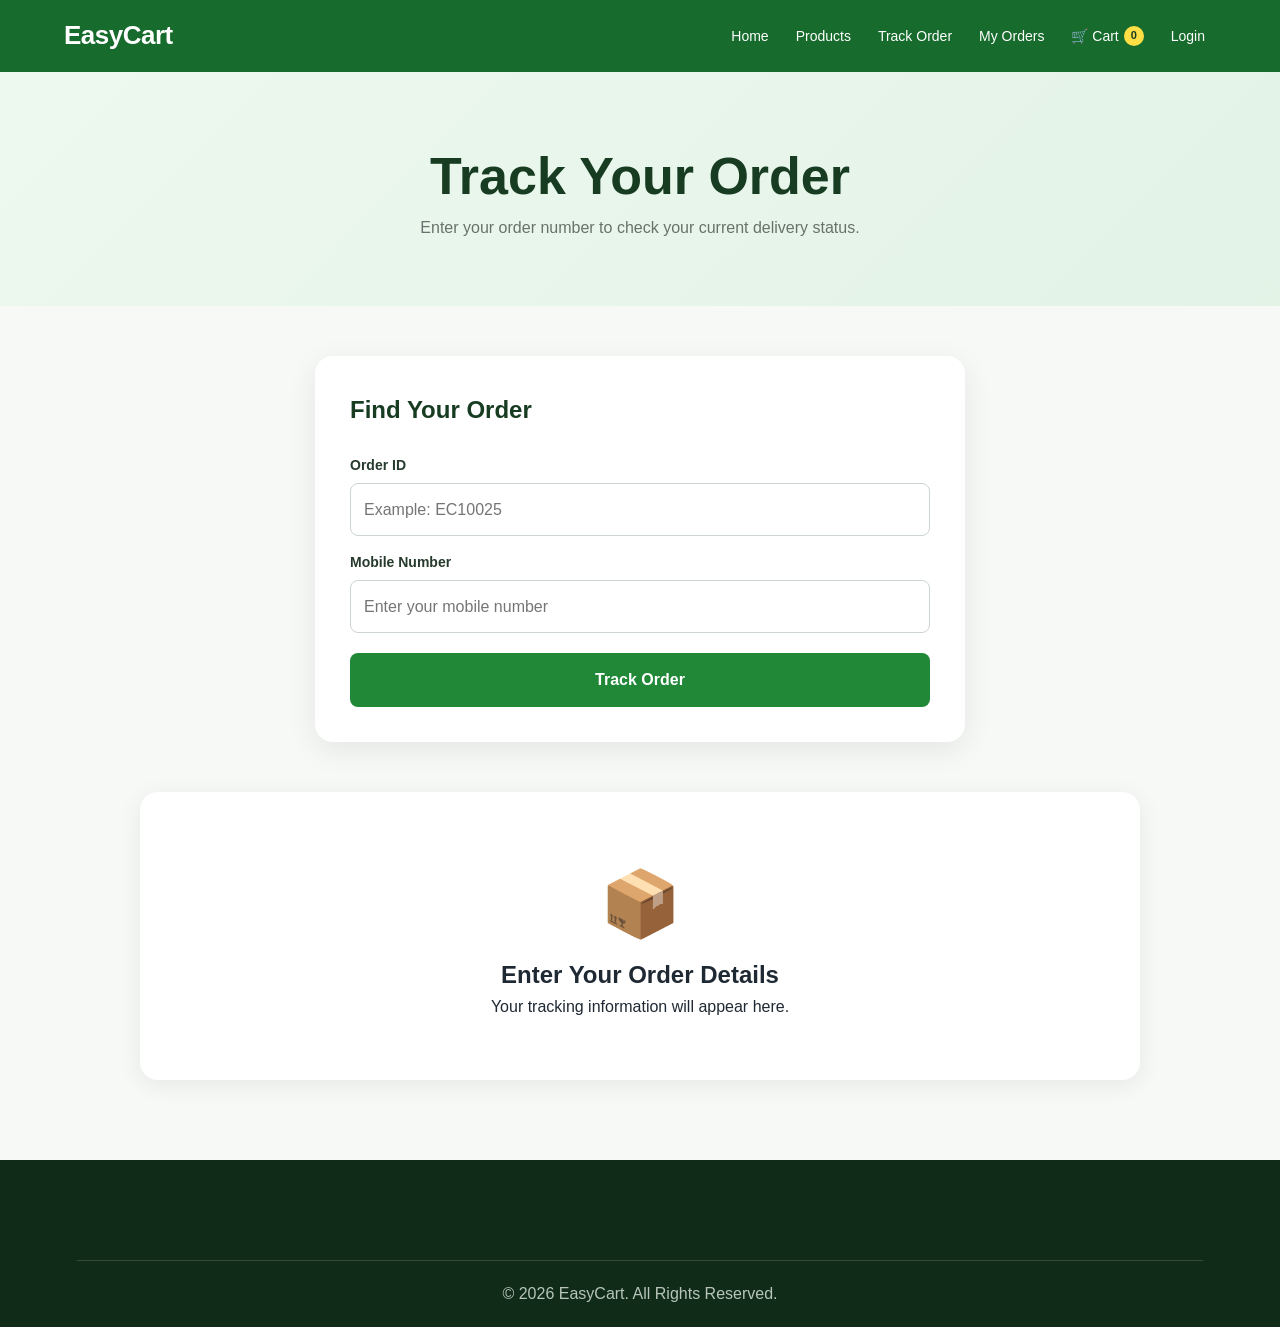
<file: tracking.html>
<!DOCTYPE html>
<html lang="en">

<head>
    <meta charset="UTF-8">

    <meta
        name="viewport"
        content="width=device-width, initial-scale=1.0"
    >

    <title>Track Order | EasyCart</title>

    <link rel="stylesheet" href="style.css">
</head>

<body>

    <nav class="navbar">

        <a href="index.html" class="brand">
            EasyCart
        </a>

        <button
            class="menu-toggle"
            type="button"
            onclick="toggleMenu()">

            ☰

        </button>


        <div class="nav-links">

            <a href="index.html">
                Home
            </a>

            <a href="products.html">
                Products
            </a>

            <a href="tracking.html">
                Track Order
            </a>

            <a href="my-orders.html">
                My Orders
            </a>

            <a href="cart.html" class="cart-nav">

                🛒 Cart

                <span class="cart-count">
                    0
                </span>

            </a>

            <a href="login.html">
                Login
            </a>

        </div>

    </nav>


    <section class="page-header">

        <h1>
            Track Your Order
        </h1>

        <p>
            Enter your order number to check
            your current delivery status.
        </p>

    </section>


    <main class="section-container">


        <form
            id="tracking-form"
            class="form-card">


            <h2>
                Find Your Order
            </h2>


            <label for="tracking-order-id">
                Order ID
            </label>

            <input
                type="text"
                id="tracking-order-id"
                placeholder="Example: EC10025"
                required
            >


            <label for="tracking-mobile">
                Mobile Number
            </label>

            <input
                type="tel"
                id="tracking-mobile"
                placeholder="Enter your mobile number"
                required
            >


            <button type="submit">
                Track Order
            </button>

        </form>


        <!-- JAVASCRIPT RESULT -->

        <section
            id="tracking-result"
            class="tracking-result">

            <div class="tracking-placeholder">

                <div class="tracking-placeholder-icon">
                    📦
                </div>

                <h2>
                    Enter Your Order Details
                </h2>

                <p>
                    Your tracking information will
                    appear here.
                </p>

            </div>

        </section>


    </main>


    <footer>

        <div class="copyright">

            <p>
                &copy; 2026 EasyCart.
                All Rights Reserved.
            </p>

        </div>

    </footer>


    <script src="script.js"></script>

</body>

</html>
</file>
<file: style.css>
/* =========================================================
   EASYCART - COMPLETE STYLE.CSS
========================================================= */


/* =========================================================
   1. RESET AND GLOBAL STYLES
========================================================= */

* {
    margin: 0;
    padding: 0;
    box-sizing: border-box;
}

html {
    scroll-behavior: smooth;
}

body {
    min-height: 100vh;

    font-family: Arial, Helvetica, sans-serif;

    background-color: #f7f9f7;
    color: #1f2933;

    line-height: 1.6;
}

a {
    text-decoration: none;
}

button,
input,
select,
textarea {
    font: inherit;
}

button {
    cursor: pointer;
}

img {
    max-width: 100%;
}


/* =========================================================
   2. NAVBAR
========================================================= */

header {
    position: relative;
    z-index: 1000;
}

.navbar {
    width: 100%;
    min-height: 72px;

    display: flex;
    align-items: center;
    justify-content: space-between;

    gap: 30px;

    padding: 10px 5%;

    background-color: #176b2c;
    color: #ffffff;

    position: relative;
}


/* TEXT BRAND - NO LOGO */

.brand {
    flex-shrink: 0;

    color: #ffffff;

    font-size: 26px;
    font-weight: 800;

    letter-spacing: -0.5px;
}


/* NAVIGATION LINKS */

.nav-links {
    display: flex;
    align-items: center;
    justify-content: flex-end;

    gap: 5px;

    flex-wrap: wrap;
}

.nav-links a {
    display: inline-flex;
    align-items: center;

    padding: 9px 11px;

    color: #ffffff;

    border-radius: 7px;

    font-size: 14px;
    font-weight: 500;

    transition:
        background-color 0.2s ease,
        color 0.2s ease;
}

.nav-links a:hover {
    background-color: rgba(255, 255, 255, 0.15);
}

.nav-links a.active {
    background-color: rgba(255, 255, 255, 0.15);
}


/* SIGN UP BUTTON */

.nav-links .signup-btn {
    margin-left: 5px;

    padding: 9px 16px;

    background-color: #ffffff;
    color: #176b2c;

    font-weight: 700;
}

.nav-links .signup-btn:hover {
    background-color: #f0f8f2;
}


/* CART NAVIGATION */

.cart-nav {
    position: relative;
}

.cart-count {
    min-width: 20px;
    height: 20px;

    display: inline-flex;
    align-items: center;
    justify-content: center;

    margin-left: 5px;
    padding: 0 5px;

    background-color: #ffdf45;
    color: #173c22;

    border-radius: 20px;

    font-size: 11px;
    font-weight: 800;
}


/* MOBILE MENU BUTTON */

.menu-toggle {
    display: none;

    padding: 5px;

    border: none;

    background: transparent;
    color: #ffffff;

    font-size: 28px;
    line-height: 1;
}


/* =========================================================
   3. HERO SECTION
========================================================= */

.hero {
    min-height: 620px;

    display: grid;

    grid-template-columns:
        minmax(0, 1.15fr)
        minmax(350px, 0.85fr);

    align-items: center;

    gap: 60px;

    padding: 80px 8%;

    overflow: hidden;

    background:
        linear-gradient(
            135deg,
            #f5fff7 0%,
            #e7f7ea 100%
        );
}


/* HERO CONTENT */

.hero-content {
    position: relative;
    z-index: 2;
}

.hero-label {
    display: inline-block;

    color: #218838;

    font-size: 13px;
    font-weight: 800;

    letter-spacing: 1.5px;
}

.hero h1 {
    max-width: 700px;

    margin: 15px 0 20px;

    color: #173c22;

    font-size: clamp(48px, 6vw, 80px);
    font-weight: 800;

    line-height: 1.05;

    letter-spacing: -2px;
}

.hero h1 span {
    display: block;

    color: #218838;
}

.hero-content > p {
    max-width: 620px;

    color: #5d6961;

    font-size: 18px;
}


/* HERO BUTTONS */

.hero-buttons,
.center-buttons {
    display: flex;
    align-items: center;

    gap: 15px;

    margin-top: 30px;

    flex-wrap: wrap;
}


/* =========================================================
   4. LARGE HERO LOGO
   THIS IS THE ONLY IMAGE LOGO ON INDEX PAGE
========================================================= */

.hero-visual {
    display: flex;
    align-items: center;
    justify-content: center;

    position: relative;
}


/* DECORATIVE BACKGROUND GLOW */

.hero-visual::before {
    content: "";

    position: absolute;

    width: 480px;
    height: 480px;

    background-color: rgba(33, 136, 56, 0.08);

    border-radius: 50%;
}


/* LARGE LOGO CONTAINER */

.hero-logo-circle {
    width: 450px;
    height: 450px;

    display: flex;
    align-items: center;
    justify-content: center;

    position: relative;
    z-index: 1;

    padding: 20px;

    background-color: #ffffff;

    border:
        8px solid
        rgba(255, 255, 255, 0.8);

    border-radius: 50%;

    box-shadow:
        0 30px 70px
        rgba(23, 107, 44, 0.20);
}


/* LARGE HERO LOGO IMAGE */

.hero-logo-circle img {
    width: 100%;
    height: 100%;

    display: block;

    object-fit: contain;

    border-radius: 50%;
}


/* =========================================================
   5. BUTTONS
========================================================= */

.primary-btn,
.secondary-btn,
.white-btn {
    display: inline-flex;
    align-items: center;
    justify-content: center;

    min-height: 48px;

    padding: 12px 24px;

    border-radius: 9px;

    font-weight: 700;

    transition:
        transform 0.2s ease,
        background-color 0.2s ease,
        box-shadow 0.2s ease;
}

.primary-btn {
    background-color: #218838;
    color: #ffffff;
}

.primary-btn:hover {
    background-color: #176b2c;

    transform: translateY(-2px);

    box-shadow:
        0 8px 20px
        rgba(33, 136, 56, 0.20);
}

.secondary-btn {
    border: 1px solid #218838;

    background-color: #ffffff;
    color: #218838;
}

.secondary-btn:hover {
    background-color: #edf8ef;

    transform: translateY(-2px);
}

.white-btn {
    margin-top: 25px;

    background-color: #ffffff;
    color: #176b2c;
}

.white-btn:hover {
    transform: translateY(-2px);

    box-shadow:
        0 8px 20px
        rgba(0, 0, 0, 0.12);
}

.center-buttons {
    justify-content: center;

    margin-top: 0;
}


/* =========================================================
   6. COMMON SECTIONS
========================================================= */

.section {
    width: 100%;
    max-width: 1250px;

    margin: 0 auto;

    padding: 90px 5%;
}

.section-heading {
    max-width: 700px;

    margin: 0 auto 50px;

    text-align: center;
}

.section-heading > span,
.page-header > span {
    display: inline-block;

    color: #218838;

    font-size: 13px;
    font-weight: 800;

    letter-spacing: 1.5px;
}

.section-heading h2 {
    margin: 10px 0;

    color: #173c22;

    font-size: clamp(30px, 4vw, 44px);

    line-height: 1.2;
}

.section-heading p {
    color: #6b756e;

    font-size: 16px;
}


/* =========================================================
   7. FEATURE CARDS
========================================================= */

.feature-grid {
    display: grid;

    grid-template-columns:
        repeat(4, minmax(0, 1fr));

    gap: 22px;
}

.feature-card {
    padding: 30px 22px;

    background-color: #ffffff;

    border: 1px solid #e7ece8;
    border-radius: 16px;

    text-align: center;

    box-shadow:
        0 7px 25px
        rgba(0, 0, 0, 0.05);

    transition:
        transform 0.25s ease,
        box-shadow 0.25s ease;
}

.feature-card:hover {
    transform: translateY(-6px);

    box-shadow:
        0 15px 35px
        rgba(0, 0, 0, 0.08);
}

.feature-icon {
    font-size: 48px;
}

.feature-card h3 {
    margin: 15px 0 8px;

    color: #173c22;

    font-size: 19px;
}

.feature-card p {
    color: #6b756e;

    font-size: 14px;
}


/* =========================================================
   8. CATEGORY SECTION
========================================================= */

.category-section {
    max-width: none;

    background-color: #edf8ef;
}

.category-section .section-heading {
    max-width: 700px;
}

.category-grid {
    width: 100%;
    max-width: 1100px;

    display: grid;

    grid-template-columns:
        repeat(6, minmax(0, 1fr));

    gap: 18px;

    margin: 0 auto;
}

.category-card {
    min-width: 0;

    padding: 25px 15px;

    background-color: #ffffff;
    color: #173c22;

    border: 1px solid #e5ece7;
    border-radius: 14px;

    text-align: center;

    box-shadow:
        0 5px 20px
        rgba(0, 0, 0, 0.04);

    transition:
        transform 0.25s ease,
        box-shadow 0.25s ease;
}

.category-card:hover {
    transform: translateY(-6px);

    box-shadow:
        0 12px 30px
        rgba(0, 0, 0, 0.08);
}

.category-card div {
    font-size: 50px;
}

.category-card h3 {
    margin-top: 10px;

    font-size: 15px;
}


/* =========================================================
   9. WEEKEND OFFER
========================================================= */

.offer {
    width: 90%;
    max-width: 1150px;

    display: grid;

    grid-template-columns:
        minmax(0, 2fr)
        minmax(180px, 1fr);

    align-items: center;

    gap: 30px;

    margin: 80px auto;
    padding: 50px;

    background:
        linear-gradient(
            135deg,
            #176b2c,
            #218838
        );

    color: #ffffff;

    border-radius: 25px;

    overflow: hidden;

    box-shadow:
        0 20px 50px
        rgba(23, 107, 44, 0.15);
}

.offer-content > span {
    font-size: 12px;
    font-weight: 800;

    letter-spacing: 1.5px;
}

.offer h2 {
    max-width: 650px;

    margin: 10px 0;

    font-size: clamp(32px, 5vw, 50px);

    line-height: 1.15;
}

.offer p {
    max-width: 600px;

    color: rgba(255, 255, 255, 0.85);
}

.offer-icon {
    text-align: center;

    font-size: 120px;
}


/* =========================================================
   10. HOW IT WORKS
========================================================= */

.how-it-works {
    max-width: none;

    background-color: #ffffff;
}


/* =========================================================
   11. DELIVERY BANNER
========================================================= */

.delivery-banner {
    width: 90%;
    max-width: 1100px;

    display: flex;
    align-items: center;

    gap: 30px;

    margin: 20px auto 80px;
    padding: 35px 45px;

    background-color: #e8f5e9;

    border: 1px solid #c8e6c9;
    border-radius: 20px;

    box-shadow:
        0 10px 30px
        rgba(33, 136, 56, 0.07);
}

.delivery-banner-icon {
    flex-shrink: 0;

    font-size: 70px;
}

.delivery-banner span {
    color: #218838;

    font-size: 12px;
    font-weight: 800;

    letter-spacing: 1px;
}

.delivery-banner h2 {
    margin: 5px 0;

    color: #173c22;

    font-size: clamp(25px, 4vw, 38px);

    line-height: 1.2;
}

.delivery-banner p {
    color: #5d6961;
}


/* =========================================================
   12. PAGE HEADER
========================================================= */

.page-header {
    padding: 65px 20px;

    background:
        linear-gradient(
            135deg,
            #edf8ef,
            #e3f3e6
        );

    text-align: center;
}

.page-header h1 {
    margin: 8px 0;

    color: #173c22;

    font-size: clamp(35px, 5vw, 52px);

    line-height: 1.2;
}

.page-header p {
    color: #68716b;
}


/* =========================================================
   13. PRODUCT CONTROLS
========================================================= */

.product-controls {
    width: 90%;
    max-width: 900px;

    display: grid;

    grid-template-columns:
        minmax(0, 2fr)
        minmax(200px, 1fr);

    gap: 15px;

    margin: 40px auto;
}

.product-controls input,
.product-controls select {
    width: 100%;

    padding: 14px 15px;

    border: 1px solid #d5ddd7;
    border-radius: 10px;

    background-color: #ffffff;
    color: #1f2933;

    outline: none;

    transition:
        border-color 0.2s ease,
        box-shadow 0.2s ease;
}

.product-controls input:focus,
.product-controls select:focus {
    border-color: #218838;

    box-shadow:
        0 0 0 3px
        rgba(33, 136, 56, 0.10);
}


/* =========================================================
   14. PRODUCTS
========================================================= */

.products-section {
    width: 90%;
    max-width: 1250px;

    margin: 0 auto 80px;
}

.products-grid {
    display: grid;

    grid-template-columns:
        repeat(4, minmax(0, 1fr));

    gap: 22px;
}

.product-card {
    min-width: 0;

    display: flex;
    flex-direction: column;

    padding: 18px;

    background-color: #ffffff;

    border: 1px solid #e6ece7;
    border-radius: 16px;

    box-shadow:
        0 5px 20px
        rgba(0, 0, 0, 0.05);

    transition:
        transform 0.25s ease,
        box-shadow 0.25s ease;
}

.product-card:hover {
    transform: translateY(-5px);

    box-shadow:
        0 12px 30px
        rgba(0, 0, 0, 0.09);
}

.product-image {
    height: 150px;

    display: flex;
    align-items: center;
    justify-content: center;

    margin-bottom: 15px;

    background-color: #f0f8f2;

    border-radius: 12px;

    font-size: 70px;
}

.product-category {
    width: fit-content;

    display: inline-block;

    padding: 4px 9px;

    background-color: #e8f5e9;
    color: #218838;

    border-radius: 20px;

    font-size: 11px;
    font-weight: 700;
}

.product-card h3 {
    margin: 10px 0 3px;

    color: #173c22;

    font-size: 18px;
}

.product-unit {
    margin-bottom: 15px;

    color: #7b847e;

    font-size: 14px;
}

.product-bottom {
    display: flex;
    align-items: center;
    justify-content: space-between;

    gap: 10px;

    margin-top: auto;
}

.product-price {
    color: #173c22;

    font-size: 21px;
    font-weight: 800;
}

.product-bottom button {
    padding: 9px 15px;

    border: 1px solid #218838;
    border-radius: 8px;

    background-color: #ffffff;
    color: #218838;

    font-weight: 700;

    transition:
        background-color 0.2s ease,
        color 0.2s ease;
}

.product-bottom button:hover {
    background-color: #218838;
    color: #ffffff;
}


/* NO PRODUCTS */

.no-products {
    grid-column: 1 / -1;

    padding: 70px 20px;

    text-align: center;
}

.no-products div {
    font-size: 60px;
}

.no-products h2 {
    margin: 10px 0;

    color: #173c22;
}

.no-products p {
    color: #6b756e;
}


/* =========================================================
   15. CART
========================================================= */

.cart-container {
    width: 92%;
    max-width: 1200px;

    margin: 50px auto 80px;
}

.cart-layout {
    display: grid;

    grid-template-columns:
        minmax(0, 2fr)
        minmax(280px, 1fr);

    gap: 30px;

    align-items: start;
}

.cart-items-box,
.cart-items-section,
.cart-summary {
    padding: 25px;

    background-color: #ffffff;

    border-radius: 16px;

    box-shadow:
        0 5px 25px
        rgba(0, 0, 0, 0.07);
}

.cart-heading,
.cart-title {
    display: flex;
    align-items: center;
    justify-content: space-between;

    gap: 15px;

    padding-bottom: 20px;

    border-bottom: 1px solid #eeeeee;
}

.clear-btn,
.clear-cart-btn {
    padding: 8px 12px;

    border: 1px solid #dc3545;
    border-radius: 7px;

    background-color: #ffffff;
    color: #dc3545;
}

.cart-item {
    display: grid;

    grid-template-columns:
        100px
        minmax(0, 1fr)
        auto;

    align-items: center;

    gap: 20px;

    padding: 25px 0;

    border-bottom: 1px solid #eeeeee;
}

.cart-product-image {
    width: 100px;
    height: 100px;

    display: flex;
    align-items: center;
    justify-content: center;

    background-color: #f0f8f2;

    border-radius: 12px;

    font-size: 50px;
}

.cart-product-info h3 {
    margin: 8px 0;

    color: #173c22;
}

.cart-price {
    margin-top: 5px;

    color: #218838;

    font-weight: 700;
}

.cart-item-actions {
    display: flex;
    flex-direction: column;
    align-items: flex-end;

    gap: 10px;
}

.quantity {
    display: flex;
    align-items: center;

    border: 1px solid #dddddd;
    border-radius: 7px;

    overflow: hidden;
}

.quantity button {
    width: 35px;
    height: 35px;

    border: none;

    background-color: #edf8ef;
    color: #218838;

    font-size: 19px;
}

.quantity span {
    min-width: 40px;

    text-align: center;

    font-weight: 700;
}

.item-total {
    color: #173c22;

    font-size: 18px;
}

.remove-button {
    padding: 0;

    border: none;

    background: transparent;
    color: #dc3545;
}

.cart-summary {
    position: sticky;

    top: 20px;
}

.cart-summary h2 {
    margin-bottom: 20px;

    color: #173c22;
}

.summary-row {
    display: flex;
    justify-content: space-between;

    gap: 20px;

    margin: 17px 0;
}

.delivery-note,
.free-delivery-note {
    padding: 12px;

    background-color: #e8f5e9;
    color: #218838;

    border-radius: 8px;

    font-size: 13px;
}

.total-row,
.cart-total {
    font-size: 20px;
    font-weight: 700;
}

.checkout-btn {
    width: 100%;

    display: block;

    margin-top: 25px;
    padding: 14px;

    background-color: #218838;
    color: #ffffff;

    border-radius: 9px;

    text-align: center;
    font-weight: 700;
}

.checkout-btn:hover {
    background-color: #176b2c;
}

.continue-link,
.continue-shopping {
    display: block;

    margin-top: 15px;

    color: #218838;

    text-align: center;
}

.empty-cart {
    padding: 60px 20px;

    text-align: center;
}

.empty-cart-icon {
    margin-bottom: 10px;

    font-size: 65px;
}

.empty-cart h2 {
    color: #173c22;
}

.empty-cart p {
    margin-bottom: 20px;

    color: #6b756e;
}


/* =========================================================
   16. FORMS
========================================================= */

.form-page,
.section-container {
    width: 92%;
    max-width: 1050px;

    margin: 50px auto;
}

.form-card {
    width: 100%;
    max-width: 650px;

    margin: 0 auto 50px;
    padding: 35px;

    background-color: #ffffff;

    border-radius: 18px;

    box-shadow:
        0 8px 30px
        rgba(0, 0, 0, 0.08);
}

.form-card h2 {
    margin-bottom: 25px;

    color: #173c22;
}

.form-card label,
.auth-card label {
    display: block;

    margin: 15px 0 6px;

    color: #263b2d;

    font-size: 14px;
    font-weight: 700;
}

.form-card input,
.form-card select,
.form-card textarea,
.auth-card input {
    width: 100%;

    padding: 13px;

    border: 1px solid #ccd5ce;
    border-radius: 8px;

    background-color: #ffffff;

    outline: none;

    transition:
        border-color 0.2s ease,
        box-shadow 0.2s ease;
}

.form-card input:focus,
.form-card select:focus,
.form-card textarea:focus,
.auth-card input:focus {
    border-color: #218838;

    box-shadow:
        0 0 0 3px
        rgba(33, 136, 56, 0.10);
}

.form-row {
    display: grid;

    grid-template-columns:
        repeat(2, minmax(0, 1fr));

    gap: 20px;
}

.full-button,
.form-card button[type="submit"] {
    width: 100%;

    margin-top: 20px;
    padding: 14px;

    border: none;
    border-radius: 8px;

    background-color: #218838;
    color: #ffffff;

    font-weight: 700;

    transition: background-color 0.2s ease;
}

.full-button:hover,
.form-card button[type="submit"]:hover {
    background-color: #176b2c;
}

.form-message {
    min-height: 20px;

    margin-top: 15px;

    font-size: 14px;
    font-weight: 700;
}

.error-message {
    color: #dc3545;
}

.success-message {
    color: #218838;
}


/* =========================================================
   17. LOGIN AND SIGNUP
========================================================= */

.auth-page {
    min-height: 100vh;

    display: flex;
    align-items: center;
    justify-content: center;

    padding: 40px 20px;

    background:
        linear-gradient(
            135deg,
            #eaf7ed,
            #f8fbf8
        );
}

.auth-card {
    width: 100%;
    max-width: 470px;

    padding: 40px;

    background-color: #ffffff;

    border-radius: 20px;

    box-shadow:
        0 15px 50px
        rgba(0, 0, 0, 0.10);
}

.auth-card h1 {
    color: #173c22;

    text-align: center;
}

.auth-card > p {
    color: #6b756e;

    text-align: center;
}

.auth-brand {
    display: block;

    margin-bottom: 25px;

    color: #176b2c;

    text-align: center;

    font-size: 28px;
    font-weight: 800;
}

.auth-switch,
.back-home {
    display: block;

    margin-top: 20px;

    text-align: center;
}

.auth-switch a,
.back-home {
    color: #218838;

    font-weight: 700;
}


/* =========================================================
   18. TRACKING
========================================================= */

.tracking-result {
    width: 100%;
    max-width: 1000px;

    margin: 50px auto 80px;
    padding: 30px;

    background-color: #ffffff;

    border-radius: 18px;

    box-shadow:
        0 5px 25px
        rgba(0, 0, 0, 0.07);
}

.empty-state,
.tracking-placeholder {
    padding: 30px;

    text-align: center;
}

.empty-state > div,
.tracking-placeholder-icon {
    font-size: 65px;
}

.tracking-order-info {
    display: flex;
    align-items: center;
    justify-content: space-between;

    gap: 20px;

    padding-bottom: 20px;

    border-bottom: 1px solid #eeeeee;
}

.status-badge {
    display: inline-block;

    padding: 7px 12px;

    border-radius: 20px;

    font-size: 13px;
    font-weight: 700;
}

.status-delivery {
    background-color: #fff3cd;
    color: #856404;
}

.status-delivered {
    background-color: #e8f5e9;
    color: #218838;
}

.tracking-progress {
    display: flex;
    align-items: flex-start;

    margin: 50px 0;
}

.tracking-step {
    flex: 0 0 145px;

    text-align: center;
}

.tracking-icon {
    width: 55px;
    height: 55px;

    display: flex;
    align-items: center;
    justify-content: center;

    margin: 0 auto;

    background-color: #eeeeee;

    border-radius: 50%;

    font-size: 20px;
}

.tracking-step.completed .tracking-icon,
.tracking-step.active .tracking-icon {
    background-color: #218838;
    color: #ffffff;
}

.tracking-step h3 {
    margin: 12px 0 5px;

    font-size: 15px;
}

.tracking-step p {
    color: #777777;

    font-size: 13px;
}

.tracking-line {
    flex: 1;

    height: 4px;

    margin-top: 26px;

    background-color: #dddddd;
}

.completed-line {
    background-color: #218838;
}

.delivery-estimate {
    display: flex;
    align-items: center;

    gap: 15px;

    padding: 20px;

    background-color: #e8f5e9;

    border-radius: 12px;
}

.delivery-estimate > span {
    font-size: 35px;
}


/* =========================================================
   19. SAVED ADDRESS
========================================================= */

.saved-address-section {
    width: 100%;
    max-width: 650px;

    margin: 0 auto 70px;
}

.saved-address-section h2 {
    margin-bottom: 15px;

    color: #173c22;
}

.saved-address-card {
    padding: 25px;

    background-color: #ffffff;

    border-radius: 15px;

    box-shadow:
        0 5px 20px
        rgba(0, 0, 0, 0.07);
}

.saved-address-header {
    display: flex;
    align-items: center;
    justify-content: space-between;

    gap: 20px;

    margin-bottom: 10px;
}

.saved-address-header span {
    padding: 5px 12px;

    background-color: #e8f5e9;
    color: #218838;

    border-radius: 20px;

    font-size: 13px;
    font-weight: 700;
}


/* =========================================================
   20. MY ORDERS
========================================================= */

.orders-container,
.orders-list {
    width: 92%;
    max-width: 900px;

    display: grid;

    gap: 25px;

    margin: 50px auto;
}

.order-card {
    padding: 25px;

    background-color: #ffffff;

    border-radius: 16px;

    box-shadow:
        0 5px 20px
        rgba(0, 0, 0, 0.07);
}

.order-header,
.order-card-header {
    display: flex;
    align-items: center;
    justify-content: space-between;

    gap: 20px;

    padding-bottom: 20px;

    border-bottom: 1px solid #eeeeee;
}

.order-status,
.delivered-status {
    padding: 7px 12px;

    border-radius: 20px;

    font-size: 13px;
    font-weight: 700;
}

.order-status {
    background-color: #fff3cd;
    color: #856404;
}

.delivered-status {
    background-color: #e8f5e9;
    color: #218838;
}

.order-info,
.order-details-grid {
    display: grid;

    grid-template-columns:
        repeat(3, minmax(0, 1fr));

    gap: 20px;

    margin: 25px 0;
}

.order-info div,
.order-details-grid div {
    display: flex;
    flex-direction: column;

    gap: 5px;
}

.order-info span,
.order-details-grid span {
    color: #777777;

    font-size: 13px;
}

.order-actions {
    display: flex;
    justify-content: flex-end;

    gap: 12px;
}


/* =========================================================
   21. TOAST MESSAGE
========================================================= */

.toast-message {
    position: fixed;

    right: 25px;
    bottom: 25px;

    z-index: 9999;

    padding: 14px 20px;

    background-color: #173c22;
    color: #ffffff;

    border-radius: 9px;

    box-shadow:
        0 8px 25px
        rgba(0, 0, 0, 0.20);

    transform: translateY(100px);

    opacity: 0;

    transition:
        transform 0.3s ease,
        opacity 0.3s ease;
}

.toast-message.show {
    transform: translateY(0);

    opacity: 1;
}


/* =========================================================
   22. FOOTER
   TEXT BRAND ONLY - NO IMAGE LOGO
========================================================= */

footer {
    padding: 60px 6% 20px;

    background-color: #102b18;
    color: #ffffff;
}

.footer-grid {
    width: 100%;
    max-width: 1200px;

    display: grid;

    grid-template-columns:
        2fr 1fr 1fr 1fr;

    gap: 40px;

    margin: 0 auto;
}

.footer-grid > div {
    display: flex;
    flex-direction: column;

    gap: 9px;
}

.footer-grid h3 {
    margin-bottom: 5px;

    color: #ffffff;
}

.footer-grid a {
    color: #d4e2d7;

    transition: color 0.2s ease;
}

.footer-grid a:hover {
    color: #ffffff;
}

.footer-about p {
    max-width: 350px;

    color: #b7c5ba;
}

.footer-text-brand {
    display: inline-block;

    margin-bottom: 10px;

    color: #ffffff !important;

    font-size: 28px;
    font-weight: 800;
}

.copyright {
    width: 100%;
    max-width: 1200px;

    margin: 40px auto 0;
    padding-top: 20px;

    border-top:
        1px solid
        rgba(255, 255, 255, 0.15);

    color: #b7c5ba;

    text-align: center;
}


/* =========================================================
   23. TABLET RESPONSIVE
========================================================= */

@media screen and (max-width: 1100px) {

    .hero {
        grid-template-columns:
            minmax(0, 1fr)
            minmax(320px, 0.8fr);

        gap: 40px;

        padding-right: 5%;
        padding-left: 5%;
    }

    .hero-logo-circle {
        width: 380px;
        height: 380px;
    }

    .hero-visual::before {
        width: 410px;
        height: 410px;
    }

    .category-grid {
        grid-template-columns:
            repeat(3, minmax(0, 1fr));
    }

}


/* =========================================================
   24. TABLET / MOBILE NAVIGATION
========================================================= */

@media screen and (max-width: 900px) {

    .navbar {
        min-height: 70px;
    }

    .menu-toggle {
        display: block;
    }

    .nav-links {
        position: absolute;

        top: 100%;
        right: 0;
        left: 0;

        display: none;
        flex-direction: column;
        align-items: stretch;

        gap: 5px;

        padding: 15px 5% 20px;

        background-color: #176b2c;

        box-shadow:
            0 10px 20px
            rgba(0, 0, 0, 0.10);
    }

    .nav-links.show {
        display: flex;
    }

    .nav-links a {
        width: 100%;

        padding: 11px 12px;
    }

    .nav-links .signup-btn {
        margin-left: 0;

        text-align: center;
    }


    /* HERO */

    .hero {
        min-height: auto;

        grid-template-columns: 1fr;

        gap: 50px;

        padding-top: 70px;
        padding-bottom: 70px;

        text-align: center;
    }

    .hero-content > p {
        margin-right: auto;
        margin-left: auto;
    }

    .hero-buttons {
        justify-content: center;
    }

    .hero-logo-circle {
        width: 380px;
        height: 380px;
    }


    /* FEATURES */

    .feature-grid {
        grid-template-columns:
            repeat(2, minmax(0, 1fr));
    }


    /* PRODUCTS */

    .products-grid {
        grid-template-columns:
            repeat(3, minmax(0, 1fr));
    }


    /* CART */

    .cart-layout {
        grid-template-columns: 1fr;
    }

    .cart-summary {
        position: static;
    }


    /* FOOTER */

    .footer-grid {
        grid-template-columns:
            repeat(2, minmax(0, 1fr));
    }

}


/* =========================================================
   25. SMALL TABLET
========================================================= */

@media screen and (max-width: 700px) {

    .section {
        padding-top: 70px;
        padding-bottom: 70px;
    }


    /* HERO */

    .hero h1 {
        font-size: clamp(43px, 12vw, 65px);
    }

    .hero-logo-circle {
        width: 330px;
        height: 330px;

        padding: 15px;
    }

    .hero-visual::before {
        width: 350px;
        height: 350px;
    }


    /* CATEGORY */

    .category-grid {
        grid-template-columns:
            repeat(2, minmax(0, 1fr));
    }


    /* OFFER */

    .offer {
        grid-template-columns: 1fr;

        padding: 40px 30px;

        text-align: center;
    }

    .offer-icon {
        font-size: 85px;
    }


    /* DELIVERY */

    .delivery-banner {
        flex-direction: column;

        padding: 30px 25px;

        text-align: center;
    }

    .delivery-banner-icon {
        font-size: 55px;
    }


    /* PRODUCTS */

    .product-controls {
        grid-template-columns: 1fr;
    }

    .products-grid {
        grid-template-columns:
            repeat(2, minmax(0, 1fr));
    }


    /* CART */

    .cart-item {
        grid-template-columns:
            80px
            minmax(0, 1fr);
    }

    .cart-product-image {
        width: 80px;
        height: 80px;

        font-size: 40px;
    }

    .cart-item-actions {
        grid-column: 1 / -1;

        flex-direction: row;
        align-items: center;
        justify-content: space-between;

        flex-wrap: wrap;
    }


    /* FORMS */

    .form-row {
        grid-template-columns: 1fr;

        gap: 0;
    }


    /* TRACKING */

    .tracking-progress {
        display: grid;

        grid-template-columns: 1fr;

        gap: 20px;
    }

    .tracking-line {
        display: none;
    }

    .tracking-step {
        display: grid;

        grid-template-columns:
            55px
            minmax(0, 1fr);

        column-gap: 15px;

        text-align: left;
    }

    .tracking-icon {
        grid-row: 1 / 3;

        margin: 0;
    }

    .tracking-step h3 {
        margin: 4px 0;
    }


    /* ORDERS */

    .order-info,
    .order-details-grid {
        grid-template-columns: 1fr;

        gap: 15px;
    }

}


/* =========================================================
   26. MOBILE
========================================================= */

@media screen and (max-width: 520px) {

    .navbar {
        padding-right: 4%;
        padding-left: 4%;
    }

    .brand {
        font-size: 23px;
    }


    /* HERO */

    .hero {
        gap: 40px;

        padding:
            55px
            5%
            60px;
    }

    .hero h1 {
        margin-top: 12px;

        letter-spacing: -1px;
    }

    .hero-content > p {
        font-size: 16px;
    }

    .hero-buttons,
    .center-buttons {
        width: 100%;

        flex-direction: column;
    }

    .hero-buttons a,
    .center-buttons a {
        width: 100%;
    }


    /* LARGE HERO LOGO */

    .hero-logo-circle {
        width: 280px;
        height: 280px;

        padding: 12px;

        border-width: 5px;
    }

    .hero-visual::before {
        width: 300px;
        height: 300px;
    }


    /* FEATURE CARDS */

    .feature-grid {
        grid-template-columns: 1fr;
    }


    /* CATEGORY */

    .category-grid {
        grid-template-columns:
            repeat(2, minmax(0, 1fr));

        gap: 12px;
    }

    .category-card {
        padding: 20px 10px;
    }

    .category-card div {
        font-size: 42px;
    }


    /* PRODUCTS */

    .products-grid {
        grid-template-columns: 1fr;
    }

    .product-card {
        width: 100%;
        max-width: 420px;

        margin: 0 auto;
    }

    .product-image {
        height: 180px;
    }


    /* CART */

    .cart-container {
        width: 94%;
    }

    .cart-items-box,
    .cart-items-section,
    .cart-summary {
        padding: 18px;
    }

    .cart-heading,
    .cart-title {
        align-items: flex-start;
    }

    .cart-item {
        grid-template-columns:
            70px
            minmax(0, 1fr);

        gap: 15px;
    }

    .cart-product-image {
        width: 70px;
        height: 70px;

        font-size: 35px;
    }


    /* FORM */

    .form-page,
    .section-container {
        width: 94%;
    }

    .form-card,
    .auth-card {
        padding: 22px;
    }


    /* TRACKING */

    .tracking-result {
        padding: 20px;
    }

    .tracking-order-info {
        align-items: flex-start;

        flex-direction: column;
    }


    /* ORDERS */

    .order-header,
    .order-card-header {
        align-items: flex-start;

        flex-direction: column;
    }

    .order-actions {
        flex-direction: column;
    }

    .order-actions a {
        width: 100%;

        text-align: center;
    }


    /* TOAST */

    .toast-message {
        right: 15px;
        bottom: 15px;
        left: 15px;

        text-align: center;
    }


    /* FOOTER */

    .footer-grid {
        grid-template-columns: 1fr;

        gap: 30px;
    }

}


/* =========================================================
   27. VERY SMALL MOBILE
========================================================= */

@media screen and (max-width: 360px) {

    .hero-logo-circle {
        width: 240px;
        height: 240px;
    }

    .hero-visual::before {
        width: 260px;
        height: 260px;
    }

    .category-grid {
        grid-template-columns: 1fr;
    }

}
</file>
